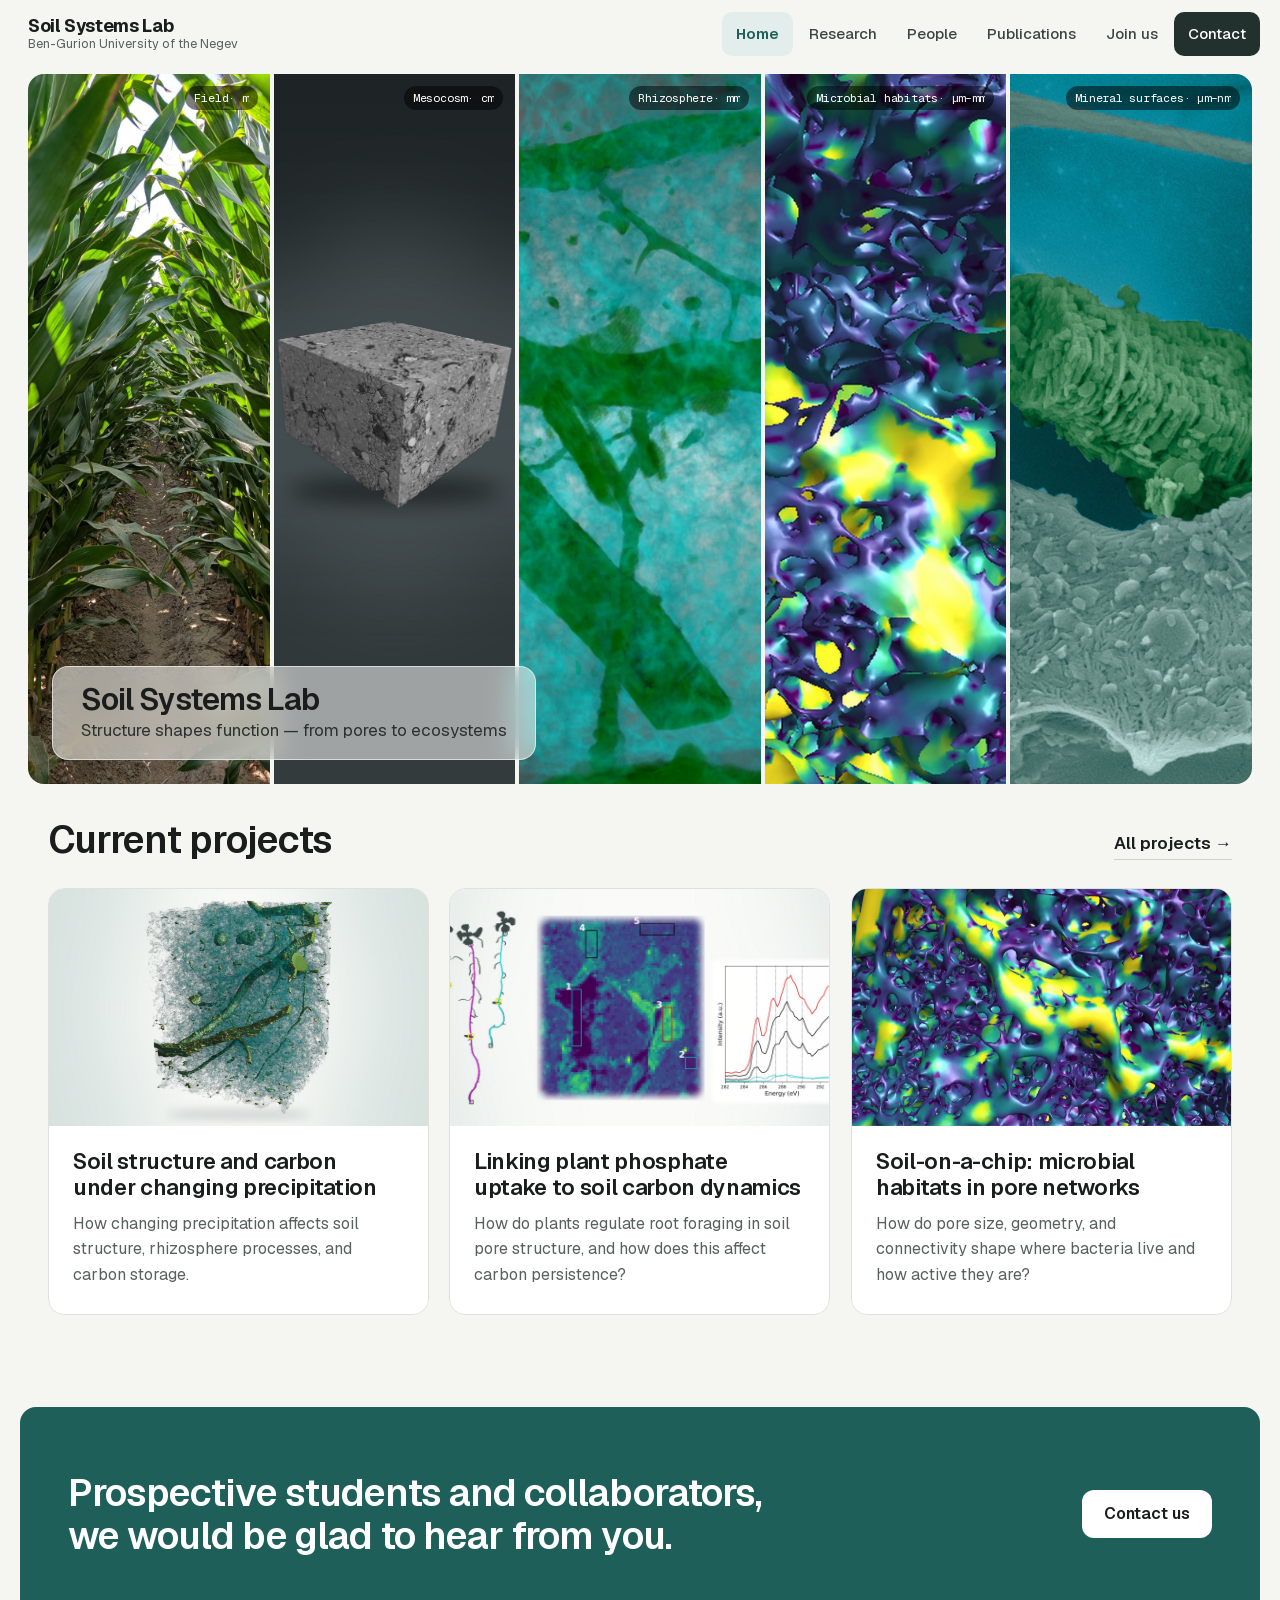
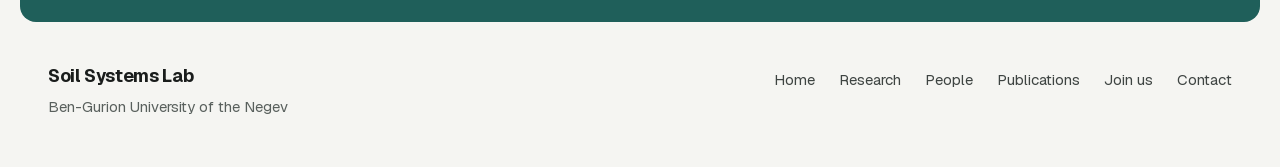
<file: index.html>
<!DOCTYPE html>
<html lang="en">
<head>
  <meta charset="utf-8">
  <meta name="viewport" content="width=device-width, initial-scale=1">
  <title>Soil Systems Lab · Ben-Gurion University of the Negev</title>
  <meta name="description" content="The Soil Systems Lab at Ben-Gurion University studies the physical, chemical, and biological processes that govern soil carbon cycling, ecosystem functions, and health.">
  <meta property="og:title" content="Soil Systems Lab · Ben-Gurion University of the Negev">
  <meta property="og:description" content="The Soil Systems Lab at Ben-Gurion University studies the physical, chemical, and biological processes that govern soil carbon cycling, ecosystem functions, and health.">
  <meta property="og:image" content="https://soilsystemslab.netlify.app/images/og-image.jpg">
  <meta property="og:image:width" content="1200">
  <meta property="og:image:height" content="630">
  <meta property="og:image:alt" content="Micro-CT render of a soil pore network, coloured by pore-wall thickness">
  <meta property="og:type" content="website">
  <meta property="og:site_name" content="Soil Systems Lab">
  <meta name="twitter:card" content="summary_large_image">
  <link rel="icon" href="assets/favicon.svg" type="image/svg+xml">
  <link rel="icon" href="assets/favicon-32.png" sizes="32x32" type="image/png">
  <link rel="apple-touch-icon" href="assets/apple-touch-icon.png">
  <link rel="preload" href="assets/fonts/geist-latin.woff2" as="font" type="font/woff2" crossorigin>
  <link rel="stylesheet" href="assets/site.css">
  <script>document.documentElement.classList.add('js')</script>
</head>
<body>
<a class="skip" href="#main">Skip to content</a>

<header class="site-header">
  <div class="wrap">
    <nav class="nav" aria-label="Main">
      <a class="nav-brand" href="index.html"><span>Soil Systems Lab</span><small>Ben-Gurion University of the Negev</small></a>
      <button class="nav-menu" type="button" aria-expanded="false" aria-controls="nav-links">Menu</button>
      <div class="nav-links" id="nav-links">
        <a href="index.html" aria-current="page">Home</a>
        <a href="research.html">Research</a>
        <a href="people.html">People</a>
        <a href="publications.html">Publications</a>
        <a href="opportunities.html">Join us</a>
        <a class="nav-cta" href="contact.html">Contact</a>
      </div>
    </nav>
  </div>
</header>

<section class="hero-stage" aria-label="Introduction">
  <div class="hero2">
    <div class="hero-panels" aria-hidden="true">
      <figure><img src="images/hero-field.jpg" alt=""><span>Field<em> · m</em></span></figure>
      <figure><img src="images/hero-mesocosm.jpg" alt=""><span>Mesocosm<em> · cm</em></span></figure>
      <figure><img src="images/hero-rhizosphere.jpg" alt=""><span>Rhizosphere<em> · mm</em></span></figure>
      <figure><img src="images/hero-microhabitats.jpg" alt=""><span>Microbial habitats<em> · µm–mm</em></span></figure>
      <figure><img src="images/hero-minerals.jpg" alt=""><span>Mineral surfaces<em> · µm–nm</em></span></figure>
    </div>
    <div class="hero-card">
      <h1 class="hero-title">Soil Systems Lab</h1>
      <p class="hero-tagline">Structure shapes function — from pores to ecosystems</p>
    </div>
  </div>
</section>

<main id="main">

  <section class="wrap" aria-labelledby="projects-title" style="padding-top: 36px; padding-bottom: 72px">
    <div class="inset stack" style="gap: 28px">
      <div class="row-between">
        <h2 class="h-md" id="projects-title">Current projects</h2>
        <a class="link-arrow" href="research.html">All projects →</a>
      </div>
      <div class="grid teaser-grid reveal">
        <a class="card project-card" href="research.html#precipitation-carbon">
          <img src="images/precipitation-roots.jpg" alt="Micro-CT render of roots and pores in soil" loading="lazy">
          <div class="card-body"><h3 class="h-sm">Soil structure and carbon under changing precipitation</h3><p>How changing precipitation affects soil structure, rhizosphere processes, and carbon storage.</p></div>
        </a>
        <a class="card project-card" href="research.html#plant-p-uptake">
          <img src="images/phosphate-carbon.jpg" alt="Arabidopsis seedlings with traced roots, a soil carbon map from X-ray spectromicroscopy, and carbon spectra" loading="lazy">
          <div class="card-body"><h3 class="h-sm">Linking plant phosphate uptake to soil carbon dynamics</h3><p>How do plants regulate root foraging in soil pore structure, and how does this affect carbon persistence?</p></div>
        </a>
        <a class="card project-card" href="research.html#soil-on-a-chip">
          <img src="images/micro-ct-thick4.jpg" alt="Micro-CT render of a soil pore network" loading="lazy">
          <div class="card-body"><h3 class="h-sm">Soil-on-a-chip: microbial habitats in pore networks</h3><p>How do pore size, geometry, and connectivity shape where bacteria live and how active they are?</p></div>
        </a>
      </div>
    </div>
  </section>

</main>

<footer class="wrap" style="padding-top: 20px">
  <div class="join reveal">
    <h2 class="h-md" style="max-width: 820px; line-height: 1.15">Prospective students and collaborators,<br>we would be glad to hear from you.</h2>
    <a class="btn btn-light" href="contact.html">Contact us</a>
  </div>
  <div class="footer">
    <div class="stack" style="gap: 4px">
      <b>Soil Systems Lab</b>
      <span>Ben-Gurion University of the Negev</span>
    </div>
    <nav class="footer-nav" aria-label="Footer">
      <a href="index.html">Home</a>
      <a href="research.html">Research</a>
      <a href="people.html">People</a>
      <a href="publications.html">Publications</a>
      <a href="opportunities.html">Join us</a>
      <a href="contact.html">Contact</a>
    </nav>
  </div>
</footer>

<script src="assets/site.js"></script>
</body>
</html>
</file>
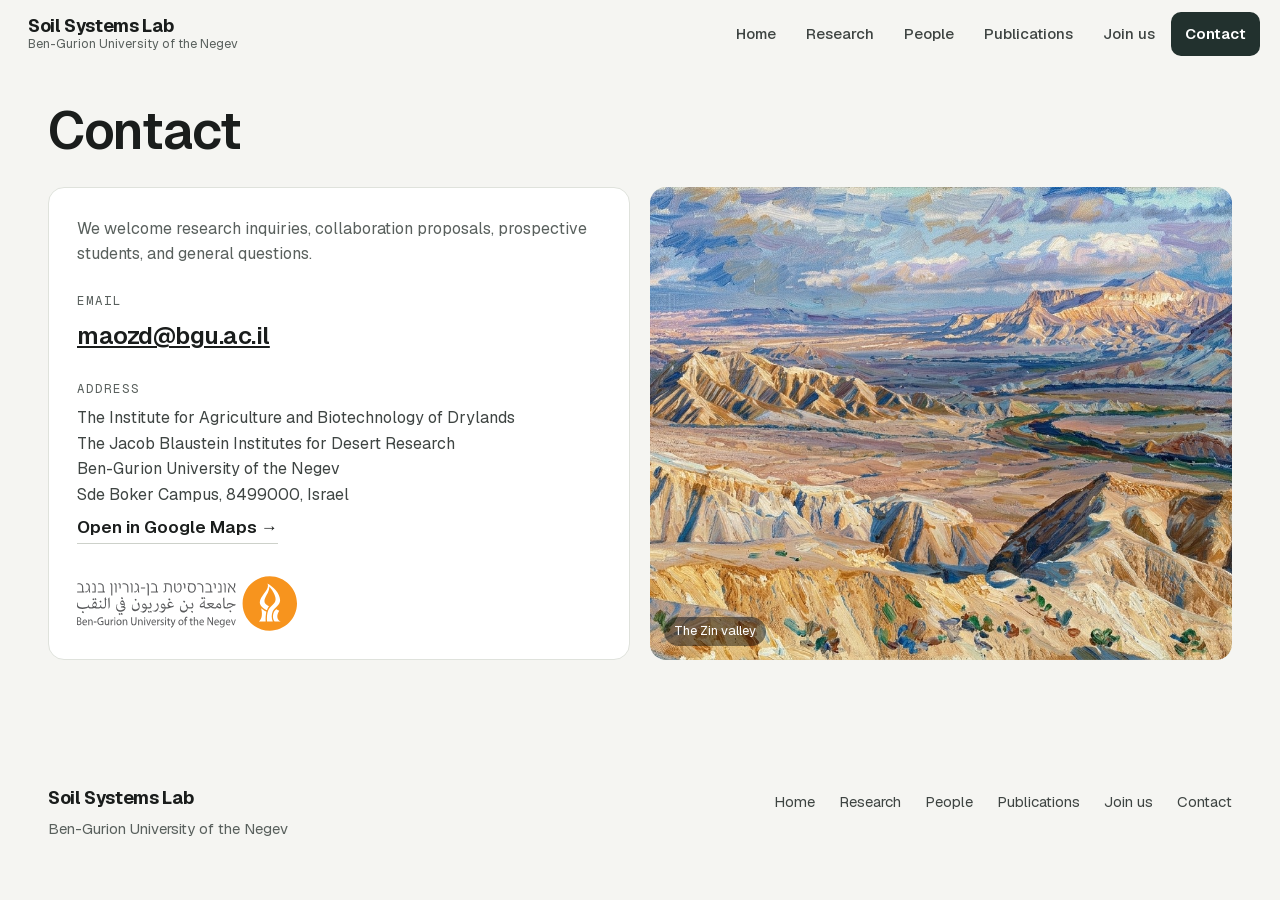
<file: contact.html>
<!DOCTYPE html>
<html lang="en">
<head>
  <meta charset="utf-8">
  <meta name="viewport" content="width=device-width, initial-scale=1">
  <title>Contact · Soil Systems Lab</title>
  <meta name="description" content="Contact the Soil Systems Lab, Sde Boker Campus, Ben-Gurion University of the Negev.">
  <meta property="og:title" content="Contact · Soil Systems Lab">
  <meta property="og:description" content="Contact the Soil Systems Lab, Sde Boker Campus, Ben-Gurion University of the Negev.">
  <meta property="og:image" content="https://soilsystemslab.netlify.app/images/og-image.jpg">
  <meta property="og:image:width" content="1200">
  <meta property="og:image:height" content="630">
  <meta property="og:image:alt" content="Micro-CT render of a soil pore network, coloured by pore-wall thickness">
  <meta property="og:type" content="website">
  <meta property="og:site_name" content="Soil Systems Lab">
  <meta name="twitter:card" content="summary_large_image">
  <link rel="icon" href="assets/favicon.svg" type="image/svg+xml">
  <link rel="icon" href="assets/favicon-32.png" sizes="32x32" type="image/png">
  <link rel="apple-touch-icon" href="assets/apple-touch-icon.png">
  <link rel="preload" href="assets/fonts/geist-latin.woff2" as="font" type="font/woff2" crossorigin>
  <link rel="stylesheet" href="assets/site.css">
  <script>document.documentElement.classList.add('js')</script>
</head>
<body>
<a class="skip" href="#main">Skip to content</a>
<header class="site-header">
  <div class="wrap">
    <nav class="nav" aria-label="Main">
      <a class="nav-brand" href="index.html"><span>Soil Systems Lab</span><small>Ben-Gurion University of the Negev</small></a>
      <button class="nav-menu" type="button" aria-expanded="false" aria-controls="nav-links">Menu</button>
      <div class="nav-links" id="nav-links">
        <a href="index.html">Home</a>
        <a href="research.html">Research</a>
        <a href="people.html">People</a>
        <a href="publications.html">Publications</a>
        <a href="opportunities.html">Join us</a>
        <a class="nav-cta" href="contact.html" aria-current="page">Contact</a>
      </div>
    </nav>
  </div>
</header>

<main id="main">
  <section class="wrap">
    <div class="inset page-head">
      <h1 class="h-lg">Contact</h1>
    </div>
  </section>

  <section class="wrap" style="padding-bottom: 64px">
    <div class="inset contact-grid">
      <div class="card-outline contact-card">
        <p class="contact-welcome">We welcome research inquiries, collaboration proposals, prospective students, and general questions.</p>
        <div class="stack" style="gap: 6px">
          <span class="kicker">Email</span>
          <a href="mailto:maozd@bgu.ac.il" style="font-size: 24px; font-weight: 600; letter-spacing: -0.02em">maozd@bgu.ac.il</a>
        </div>
        <div class="stack" style="gap: 6px">
          <span class="kicker">Address</span>
          <p style="color: var(--ink-2)">The Institute for Agriculture and Biotechnology of Drylands<br>The Jacob Blaustein Institutes for Desert Research<br>Ben-Gurion University of the Negev<br>Sde Boker Campus, 8499000, Israel</p>
          <a class="link-arrow" href="https://www.google.com/maps/search/?api=1&amp;query=30.854777,34.782959" style="align-self: flex-start">Open in Google Maps →</a>
        </div>
        <a class="contact-logo" href="https://www.bgu.ac.il/en/"><img src="assets/logos/bgu.svg" alt="Ben-Gurion University of the Negev" width="220" height="55"></a>
      </div>
      <figure class="contact-photo">
        <img src="images/zin-valley-painting.jpg" alt="Painting of the Zin valley badlands near Sde Boker" loading="lazy">
        <figcaption>The Zin valley</figcaption>
      </figure>
    </div>
  </section>
</main>

<footer class="wrap" style="padding-top: 20px">
  <div class="footer">
    <div class="stack" style="gap: 4px">
      <b>Soil Systems Lab</b>
      <span>Ben-Gurion University of the Negev</span>
    </div>
    <nav class="footer-nav" aria-label="Footer">
      <a href="index.html">Home</a>
      <a href="research.html">Research</a>
      <a href="people.html">People</a>
      <a href="publications.html">Publications</a>
      <a href="opportunities.html">Join us</a>
      <a href="contact.html">Contact</a>
    </nav>
  </div>
</footer>

<script src="assets/site.js"></script>
</body>
</html>
</file>
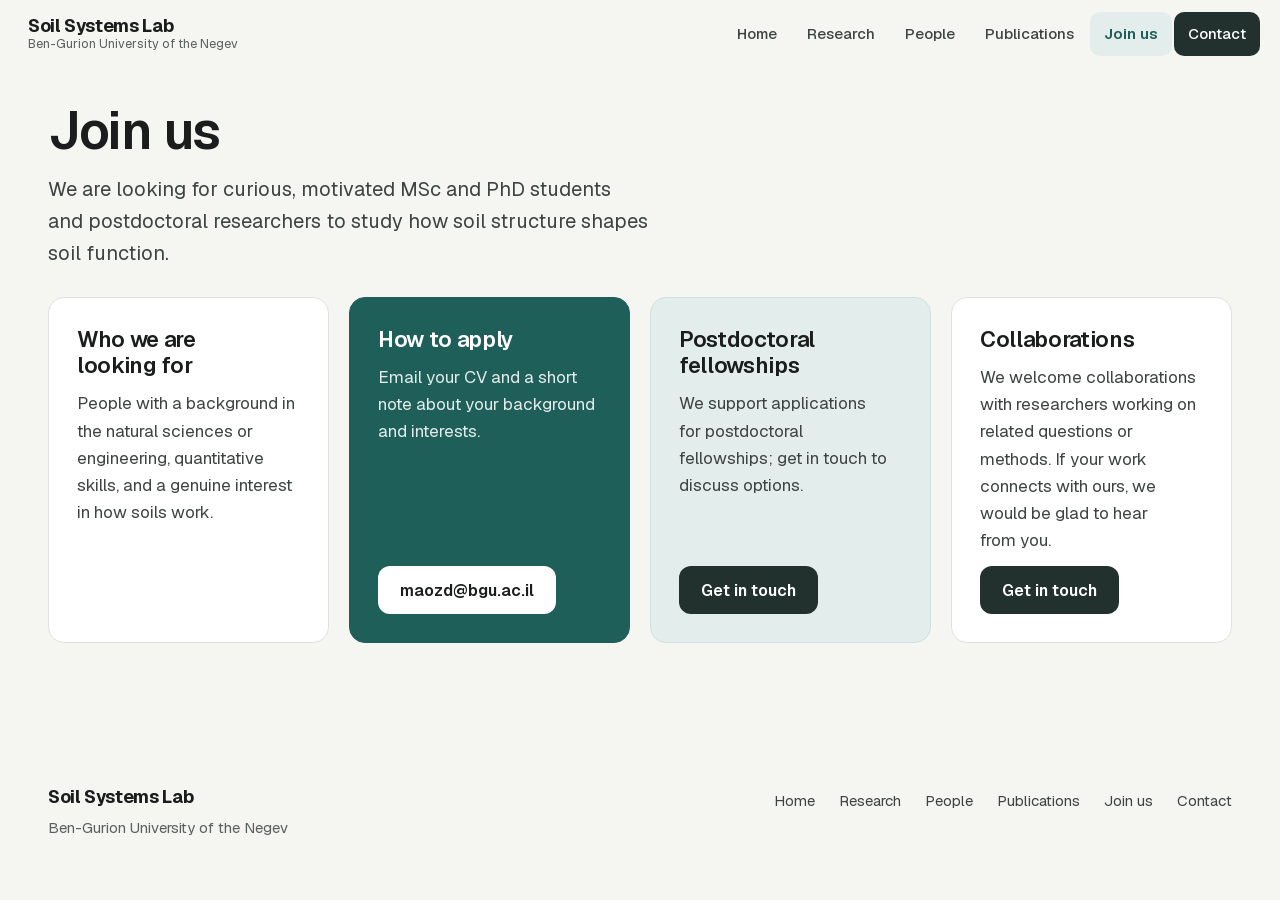
<file: opportunities.html>
<!DOCTYPE html>
<html lang="en">
<head>
  <meta charset="utf-8">
  <meta name="viewport" content="width=device-width, initial-scale=1">
  <title>Join us · Soil Systems Lab</title>
  <meta name="description" content="Join the Soil Systems Lab at Ben-Gurion University of the Negev: MSc, PhD and postdoctoral opportunities.">
  <meta property="og:title" content="Join us · Soil Systems Lab">
  <meta property="og:description" content="Join the Soil Systems Lab at Ben-Gurion University of the Negev: MSc, PhD and postdoctoral opportunities.">
  <meta property="og:image" content="https://soilsystemslab.netlify.app/images/og-image.jpg">
  <meta property="og:image:width" content="1200">
  <meta property="og:image:height" content="630">
  <meta property="og:image:alt" content="Micro-CT render of a soil pore network, coloured by pore-wall thickness">
  <meta property="og:type" content="website">
  <meta property="og:site_name" content="Soil Systems Lab">
  <meta name="twitter:card" content="summary_large_image">
  <link rel="icon" href="assets/favicon.svg" type="image/svg+xml">
  <link rel="icon" href="assets/favicon-32.png" sizes="32x32" type="image/png">
  <link rel="apple-touch-icon" href="assets/apple-touch-icon.png">
  <link rel="preload" href="assets/fonts/geist-latin.woff2" as="font" type="font/woff2" crossorigin>
  <link rel="stylesheet" href="assets/site.css">
  <script>document.documentElement.classList.add('js')</script>
</head>
<body>
<a class="skip" href="#main">Skip to content</a>
<header class="site-header">
  <div class="wrap">
    <nav class="nav" aria-label="Main">
      <a class="nav-brand" href="index.html"><span>Soil Systems Lab</span><small>Ben-Gurion University of the Negev</small></a>
      <button class="nav-menu" type="button" aria-expanded="false" aria-controls="nav-links">Menu</button>
      <div class="nav-links" id="nav-links">
        <a href="index.html">Home</a>
        <a href="research.html">Research</a>
        <a href="people.html">People</a>
        <a href="publications.html">Publications</a>
        <a href="opportunities.html" aria-current="page">Join us</a>
        <a class="nav-cta" href="contact.html">Contact</a>
      </div>
    </nav>
  </div>
</header>

<main id="main">
  <section class="wrap" id="positions">
    <div class="inset page-head join-intro">
      <h1 class="h-lg">Join us</h1>
      <p class="lead">We are looking for curious, motivated MSc and PhD students and postdoctoral researchers to study how soil structure shapes soil function.</p>
    </div>
  </section>

  <section class="wrap" style="padding-bottom: 80px">
    <div class="inset join-cards">
      <article class="join-card">
        <h2 class="h-sm">Who we are looking for</h2>
        <p>People with a background in the natural sciences or engineering, quantitative skills, and a genuine interest in how soils work.</p>
      </article>
      <article class="join-card join-card-accent" id="apply">
        <h2 class="h-sm">How to apply</h2>
        <p>Email your CV and a short note about your background and interests.</p>
        <a class="btn btn-light" href="mailto:maozd@bgu.ac.il?subject=Joining%20the%20Soil%20Systems%20Lab">maozd@bgu.ac.il</a>
      </article>
      <article class="join-card join-card-tint" id="postdocs">
        <h2 class="h-sm">Postdoctoral fellowships</h2>
        <p>We support applications for postdoctoral fellowships; get in touch to discuss options.</p>
        <a class="btn btn-dark" href="mailto:maozd@bgu.ac.il?subject=Postdoctoral%20fellowship%20enquiry">Get in touch</a>
      </article>
      <article class="join-card" id="collaborations">
        <h2 class="h-sm">Collaborations</h2>
        <p>We welcome collaborations with researchers working on related questions or methods. If your work connects with ours, we would be glad to hear from you.</p>
        <a class="btn btn-dark" href="mailto:maozd@bgu.ac.il?subject=Collaboration">Get in touch</a>
      </article>
    </div>
  </section>
</main>

<footer class="wrap" style="padding-top: 20px">
  <div class="footer">
    <div class="stack" style="gap: 4px">
      <b>Soil Systems Lab</b>
      <span>Ben-Gurion University of the Negev</span>
    </div>
    <nav class="footer-nav" aria-label="Footer">
      <a href="index.html">Home</a>
      <a href="research.html">Research</a>
      <a href="people.html">People</a>
      <a href="publications.html">Publications</a>
      <a href="opportunities.html">Join us</a>
      <a href="contact.html">Contact</a>
    </nav>
  </div>
</footer>

<script src="assets/site.js"></script>
</body>
</html>
</file>
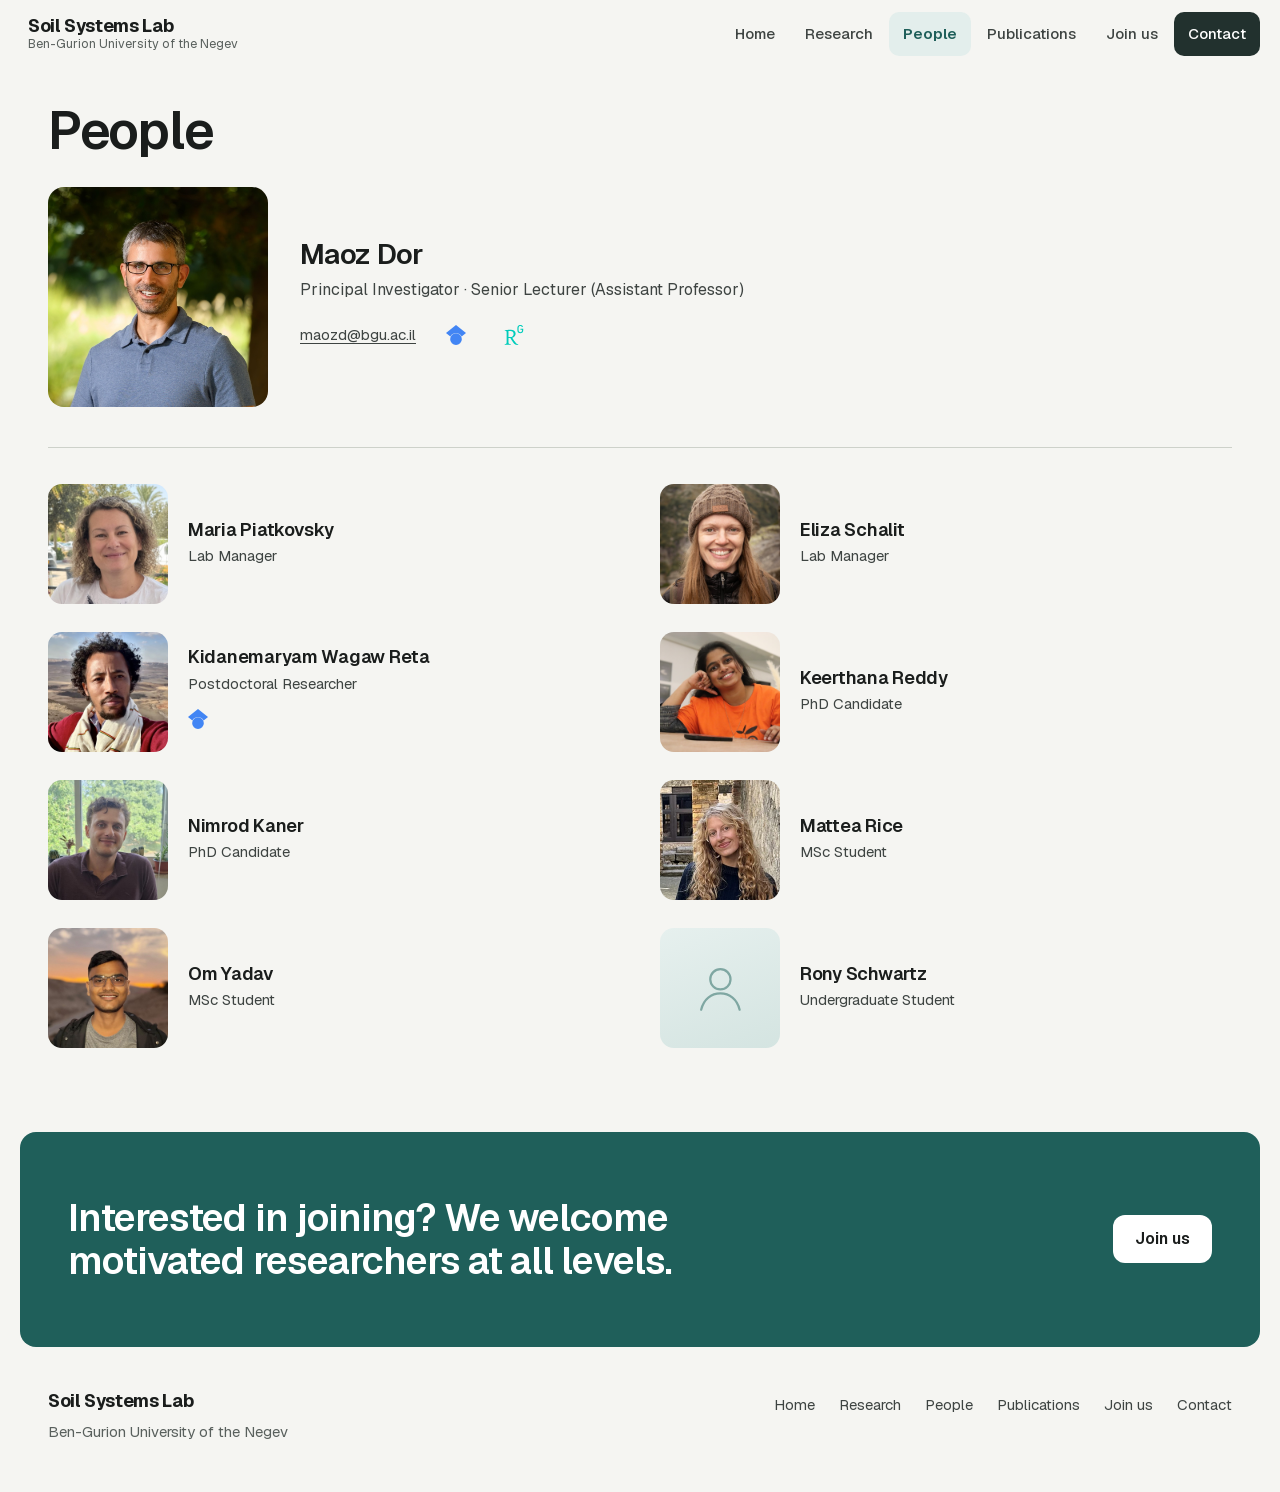
<file: people.html>
<!DOCTYPE html>
<html lang="en">
<head>
  <meta charset="utf-8">
  <meta name="viewport" content="width=device-width, initial-scale=1">
  <title>People · Soil Systems Lab</title>
  <meta name="description" content="Members of the Soil Systems Lab at Ben-Gurion University of the Negev.">
  <meta property="og:title" content="People · Soil Systems Lab">
  <meta property="og:description" content="Members of the Soil Systems Lab at Ben-Gurion University of the Negev.">
  <meta property="og:image" content="https://soilsystemslab.netlify.app/images/og-image.jpg">
  <meta property="og:image:width" content="1200">
  <meta property="og:image:height" content="630">
  <meta property="og:image:alt" content="Micro-CT render of a soil pore network, coloured by pore-wall thickness">
  <meta property="og:type" content="website">
  <meta property="og:site_name" content="Soil Systems Lab">
  <meta name="twitter:card" content="summary_large_image">
  <link rel="icon" href="assets/favicon.svg" type="image/svg+xml">
  <link rel="icon" href="assets/favicon-32.png" sizes="32x32" type="image/png">
  <link rel="apple-touch-icon" href="assets/apple-touch-icon.png">
  <link rel="preload" href="assets/fonts/geist-latin.woff2" as="font" type="font/woff2" crossorigin>
  <link rel="stylesheet" href="assets/site.css">
  <script>document.documentElement.classList.add('js')</script>
</head>
<body>
<a class="skip" href="#main">Skip to content</a>
<header class="site-header">
  <div class="wrap">
    <nav class="nav" aria-label="Main">
      <a class="nav-brand" href="index.html"><span>Soil Systems Lab</span><small>Ben-Gurion University of the Negev</small></a>
      <button class="nav-menu" type="button" aria-expanded="false" aria-controls="nav-links">Menu</button>
      <div class="nav-links" id="nav-links">
        <a href="index.html">Home</a>
        <a href="research.html">Research</a>
        <a href="people.html" aria-current="page">People</a>
        <a href="publications.html">Publications</a>
        <a href="opportunities.html">Join us</a>
        <a class="nav-cta" href="contact.html">Contact</a>
      </div>
    </nav>
  </div>
</header>

<main id="main">
  <section class="wrap">
    <div class="inset page-head">
      <h1 class="h-lg">People</h1>
    </div>
  </section>

  <section class="wrap" aria-label="Lab members" style="padding-bottom: 64px">
    <div class="inset">
      <article class="pi-row">
        <img class="pi-photo" src="images/maoz-dor.jpg" alt="Maoz Dor" loading="lazy" style="object-position: 50% 30%">
        <div class="pi-text">
          <h2>Maoz Dor</h2>
          <p class="role">Principal Investigator · Senior Lecturer (Assistant Professor)</p>
          <div class="pi-links">
            <a href="mailto:maozd@bgu.ac.il">maozd@bgu.ac.il</a>
            <a class="icon-only" href="https://scholar.google.com/citations?user=kAiViNgAAAAJ&amp;hl=en" aria-label="Google Scholar" title="Google Scholar"><img src="assets/icons/google-scholar.svg" alt=""></a>
            <a class="icon-only" href="https://www.researchgate.net/profile/Maoz-Dor" aria-label="ResearchGate" title="ResearchGate"><img src="assets/icons/researchgate.svg" alt=""></a>
          </div>
        </div>
      </article>
      <div class="member-grid">
        <article class="member">
          <img class="member-photo" src="images/maria-piatkovsky.jpg" alt="Maria Piatkovsky" loading="lazy" style="object-position: 50% 50%">
          <div class="member-text">
            <h3>Maria Piatkovsky</h3>
            <span class="role">Lab Manager</span>
          </div>
        </article>
        <article class="member">
          <img class="member-photo" src="images/eliza-schalit.jpg" alt="Eliza Schalit" loading="lazy" style="object-position: 50% 40%">
          <div class="member-text">
            <h3>Eliza Schalit</h3>
            <span class="role">Lab Manager</span>
          </div>
        </article>
        <article class="member">
          <img class="member-photo" src="images/kidanemaryam-wagaw-reta.jpg" alt="Kidanemaryam Wagaw Reta" loading="lazy" style="object-position: 50% 40%">
          <div class="member-text">
            <h3>Kidanemaryam Wagaw Reta</h3>
            <span class="role">Postdoctoral Researcher</span>
            <div class="member-links"><a class="icon-only" href="https://scholar.google.com/citations?user=0C-PTFgAAAAJ&amp;hl=en" aria-label="Kidanemaryam Wagaw Reta on Google Scholar" title="Google Scholar"><img src="assets/icons/google-scholar.svg" alt=""></a></div>
          </div>
        </article>
        <article class="member">
          <img class="member-photo" src="images/keerthana-reddy.jpg" alt="Keerthana Reddy" loading="lazy" style="object-position: 55% 25%">
          <div class="member-text">
            <h3>Keerthana Reddy</h3>
            <span class="role">PhD Candidate</span>
          </div>
        </article>
        <article class="member">
          <img class="member-photo" src="images/nimrod-kaner.jpg" alt="Nimrod Kaner" loading="lazy" style="object-position: 50% 40%">
          <div class="member-text">
            <h3>Nimrod Kaner</h3>
            <span class="role">PhD Candidate</span>
          </div>
        </article>
        <article class="member">
          <img class="member-photo" src="images/mattea-rice.jpg" alt="Mattea Rice" loading="lazy" style="object-position: 50% 40%">
          <div class="member-text">
            <h3>Mattea Rice</h3>
            <span class="role">MSc Student</span>
          </div>
        </article>
        <article class="member">
          <img class="member-photo" src="images/om-yadav.jpg" alt="Om Yadav" loading="lazy" style="object-position: 50% 40%">
          <div class="member-text">
            <h3>Om Yadav</h3>
            <span class="role">MSc Student</span>
          </div>
        </article>
        <article class="member">
          <div class="member-photo avatar" aria-hidden="true"><svg viewBox="0 0 64 64" fill="none" stroke="currentColor" stroke-width="2.2" stroke-linecap="round"><circle cx="32" cy="24" r="10"/><path d="M13 54c2.5-10.5 10-16 19-16s16.5 5.5 19 16"/></svg></div>
          <div class="member-text">
            <h3>Rony Schwartz</h3>
            <span class="role">Undergraduate Student</span>
          </div>
        </article>
      </div>
    </div>
  </section>
</main>

<footer class="wrap" style="padding-top: 20px">
  <div class="join reveal">
    <h2 class="h-md" style="max-width: 820px; line-height: 1.15">Interested in joining? We welcome motivated researchers at all levels.</h2>
    <a class="btn btn-light" href="opportunities.html">Join us</a>
  </div>
  <div class="footer">
    <div class="stack" style="gap: 4px">
      <b>Soil Systems Lab</b>
      <span>Ben-Gurion University of the Negev</span>
    </div>
    <nav class="footer-nav" aria-label="Footer">
      <a href="index.html">Home</a>
      <a href="research.html">Research</a>
      <a href="people.html">People</a>
      <a href="publications.html">Publications</a>
      <a href="opportunities.html">Join us</a>
      <a href="contact.html">Contact</a>
    </nav>
  </div>
</footer>

<script src="assets/site.js"></script>
</body>
</html>
</file>
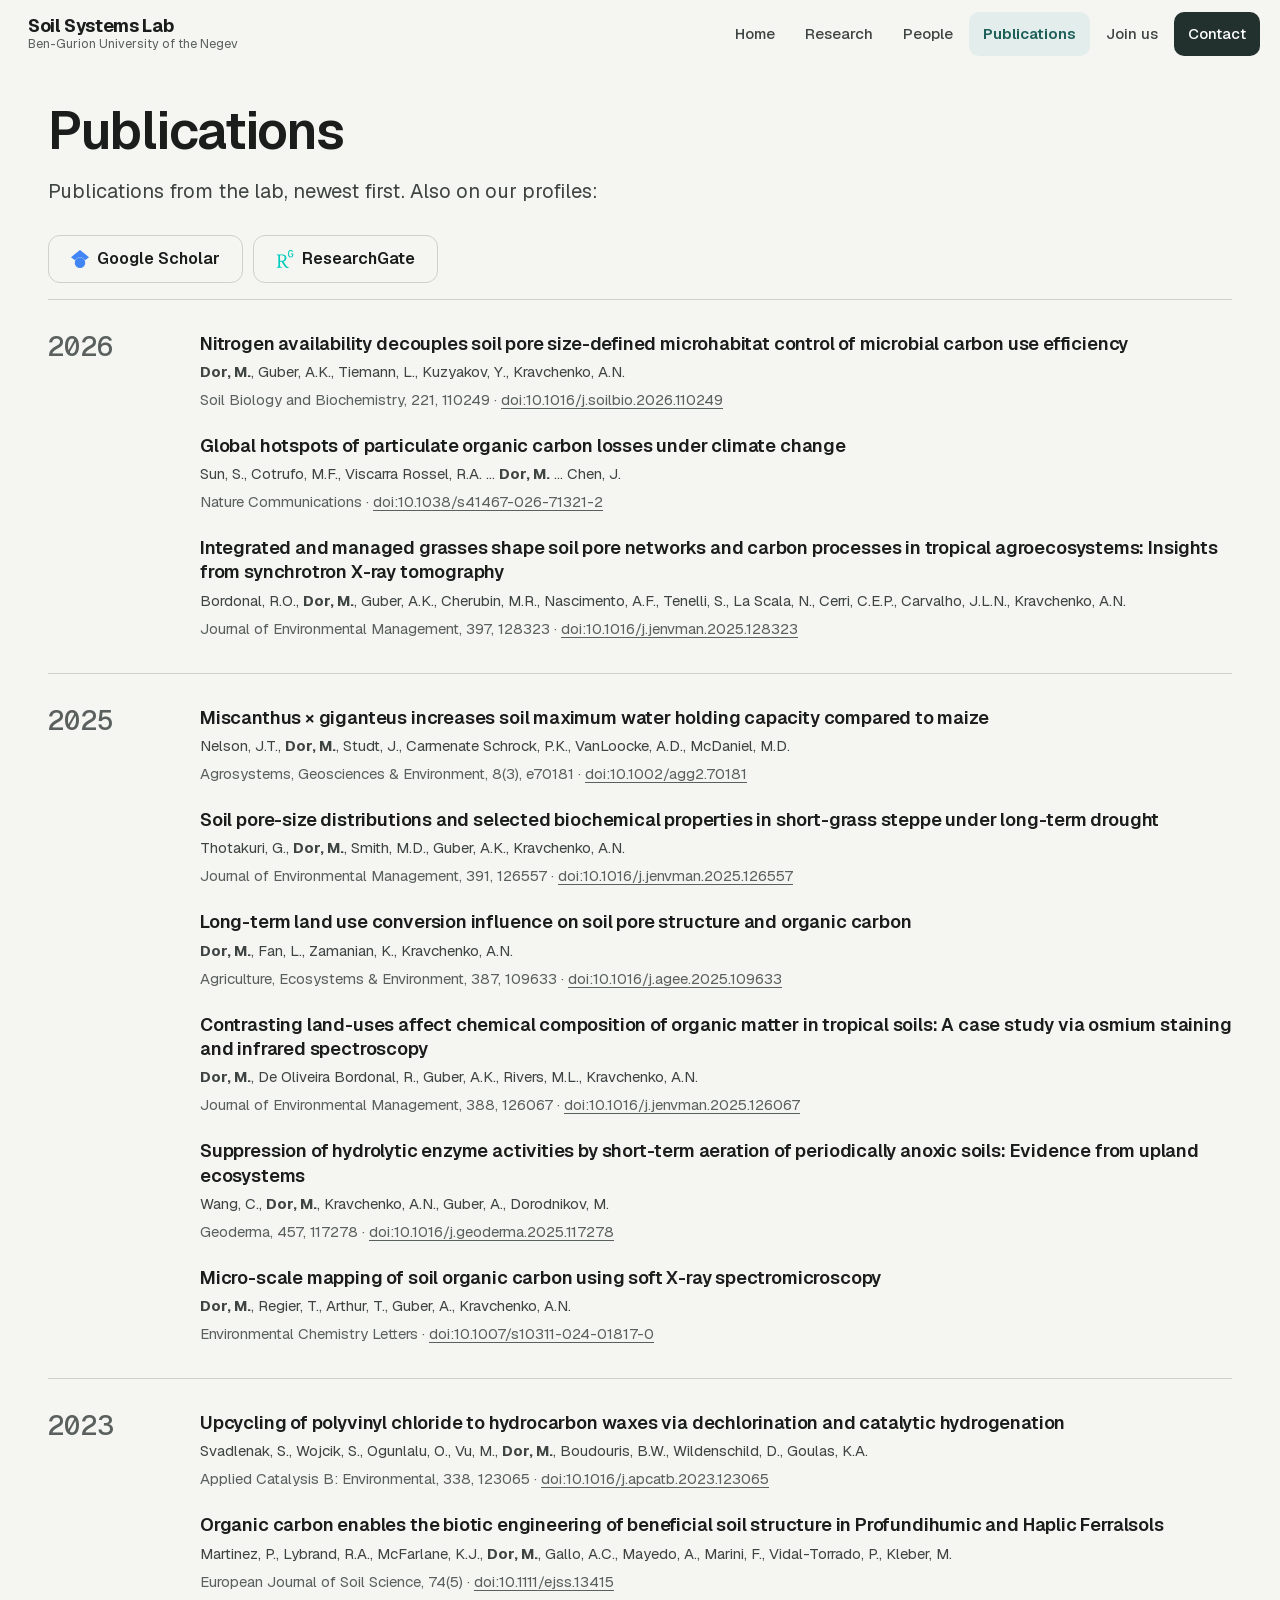
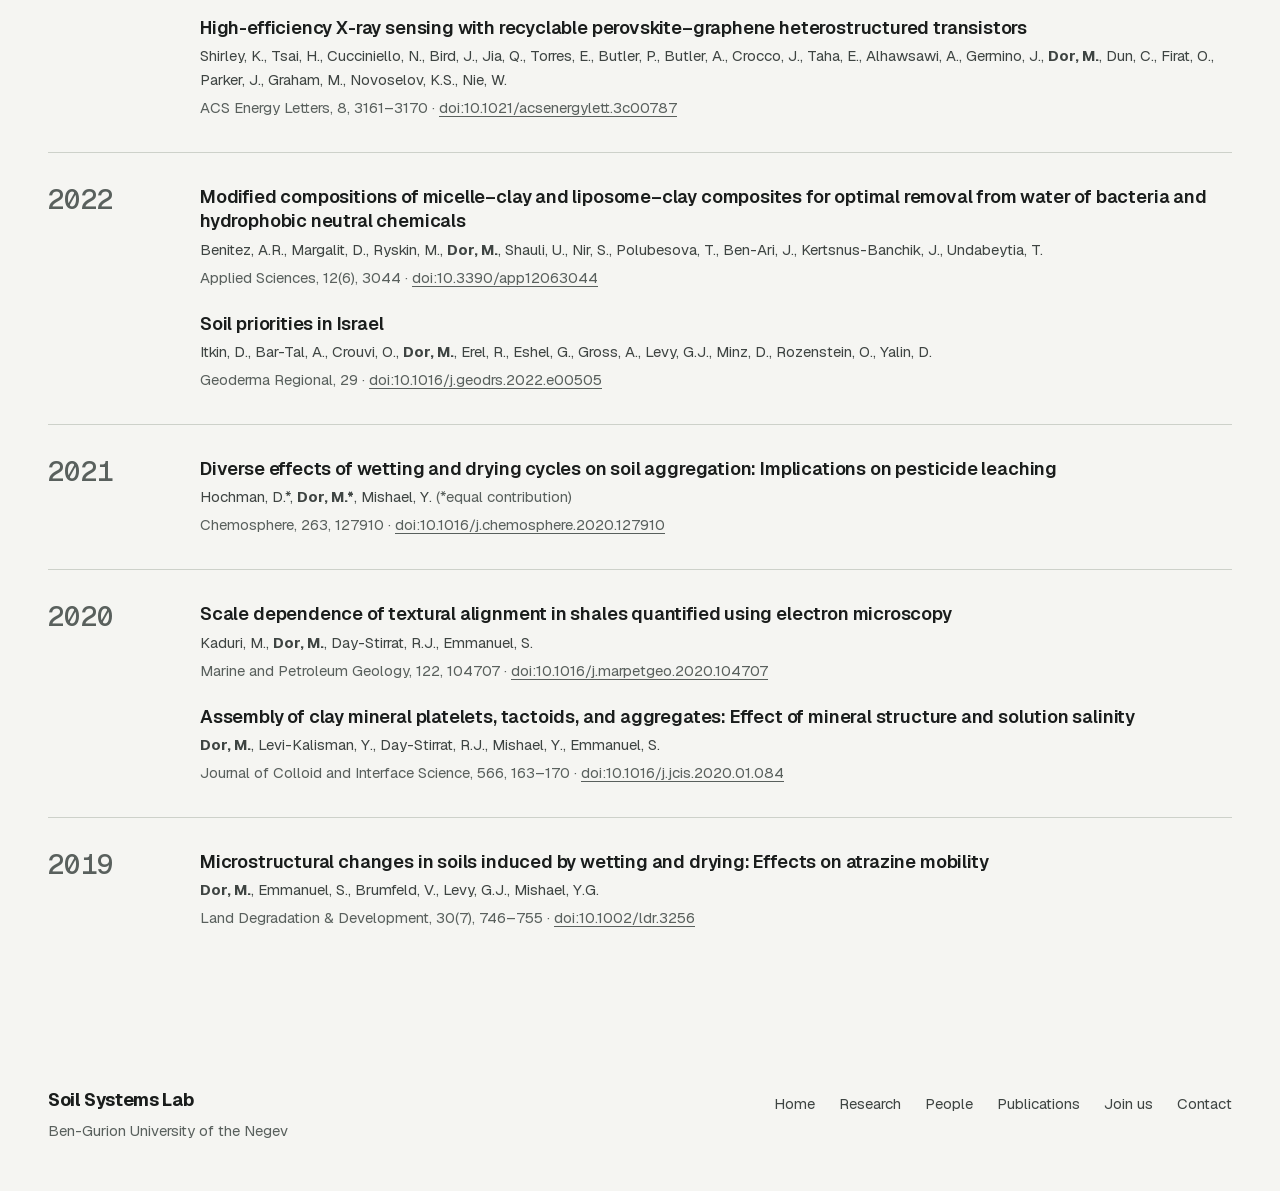
<file: publications.html>
<!DOCTYPE html>
<html lang="en">
<head>
  <meta charset="utf-8">
  <meta name="viewport" content="width=device-width, initial-scale=1">
  <title>Publications · Soil Systems Lab</title>
  <meta name="description" content="Publications of the Soil Systems Lab and Maoz Dor.">
  <meta property="og:title" content="Publications · Soil Systems Lab">
  <meta property="og:description" content="Publications of the Soil Systems Lab and Maoz Dor.">
  <meta property="og:image" content="https://soilsystemslab.netlify.app/images/og-image.jpg">
  <meta property="og:image:width" content="1200">
  <meta property="og:image:height" content="630">
  <meta property="og:image:alt" content="Micro-CT render of a soil pore network, coloured by pore-wall thickness">
  <meta property="og:type" content="website">
  <meta property="og:site_name" content="Soil Systems Lab">
  <meta name="twitter:card" content="summary_large_image">
  <link rel="icon" href="assets/favicon.svg" type="image/svg+xml">
  <link rel="icon" href="assets/favicon-32.png" sizes="32x32" type="image/png">
  <link rel="apple-touch-icon" href="assets/apple-touch-icon.png">
  <link rel="preload" href="assets/fonts/geist-latin.woff2" as="font" type="font/woff2" crossorigin>
  <link rel="stylesheet" href="assets/site.css">
  <script>document.documentElement.classList.add('js')</script>
</head>
<body>
<a class="skip" href="#main">Skip to content</a>
<header class="site-header">
  <div class="wrap">
    <nav class="nav" aria-label="Main">
      <a class="nav-brand" href="index.html"><span>Soil Systems Lab</span><small>Ben-Gurion University of the Negev</small></a>
      <button class="nav-menu" type="button" aria-expanded="false" aria-controls="nav-links">Menu</button>
      <div class="nav-links" id="nav-links">
        <a href="index.html">Home</a>
        <a href="research.html">Research</a>
        <a href="people.html">People</a>
        <a href="publications.html" aria-current="page">Publications</a>
        <a href="opportunities.html">Join us</a>
        <a class="nav-cta" href="contact.html">Contact</a>
      </div>
    </nav>
  </div>
</header>

<main id="main">
  <section class="wrap">
    <div class="inset page-head">
      <h1 class="h-lg">Publications</h1>
      <p class="lead">Publications from the lab, newest first. Also on our profiles:</p>
    </div>
    <div class="inset links" style="padding-bottom: 16px">
      <a class="btn btn-line icon-link" href="https://scholar.google.com/citations?user=kAiViNgAAAAJ&amp;hl=en"><img src="assets/icons/google-scholar.svg" alt="">Google Scholar</a>
      <a class="btn btn-line icon-link" href="https://www.researchgate.net/profile/Maoz-Dor/research"><img src="assets/icons/researchgate.svg" alt="">ResearchGate</a>
    </div>
  </section>

  <!-- New papers: the list below is written by hand; assets/site.js also reads the public ORCID record
       and adds any journal article whose DOI is not listed yet. Remove data-orcid to turn that off. -->
  <section class="wrap" aria-label="Publication list">
    <div class="inset" data-orcid="0000-0001-9037-3799" style="padding-bottom: 64px">
      <section class="pub-year" data-year="2026">
        <h2>2026</h2>
        <ol class="pub-list">
          <li data-doi="10.1016/j.soilbio.2026.110249">
            <span class="pub-title">Nitrogen availability decouples soil pore size-defined microhabitat control of microbial carbon use efficiency</span>
            <span class="pub-authors"><strong>Dor, M.</strong>, Guber, A.K., Tiemann, L., Kuzyakov, Y., Kravchenko, A.N.</span>
            <span class="pub-meta">Soil Biology and Biochemistry, 221, 110249 · <a href="https://doi.org/10.1016/j.soilbio.2026.110249">doi:10.1016/j.soilbio.2026.110249</a></span>
          </li>
          <li data-doi="10.1038/s41467-026-71321-2">
            <span class="pub-title">Global hotspots of particulate organic carbon losses under climate change</span>
            <span class="pub-authors">Sun, S., Cotrufo, M.F., Viscarra Rossel, R.A. … <strong>Dor, M.</strong> … Chen, J.</span>
            <span class="pub-meta">Nature Communications · <a href="https://doi.org/10.1038/s41467-026-71321-2">doi:10.1038/s41467-026-71321-2</a></span>
          </li>
          <li data-doi="10.1016/j.jenvman.2025.128323">
            <span class="pub-title">Integrated and managed grasses shape soil pore networks and carbon processes in tropical agroecosystems: Insights from synchrotron X-ray tomography</span>
            <span class="pub-authors">Bordonal, R.O., <strong>Dor, M.</strong>, Guber, A.K., Cherubin, M.R., Nascimento, A.F., Tenelli, S., La Scala, N., Cerri, C.E.P., Carvalho, J.L.N., Kravchenko, A.N.</span>
            <span class="pub-meta">Journal of Environmental Management, 397, 128323 · <a href="https://doi.org/10.1016/j.jenvman.2025.128323">doi:10.1016/j.jenvman.2025.128323</a></span>
          </li>
        </ol>
      </section>

      <section class="pub-year" data-year="2025">
        <h2>2025</h2>
        <ol class="pub-list">
          <li data-doi="10.1002/agg2.70181">
            <span class="pub-title">Miscanthus × giganteus increases soil maximum water holding capacity compared to maize</span>
            <span class="pub-authors">Nelson, J.T., <strong>Dor, M.</strong>, Studt, J., Carmenate Schrock, P.K., VanLoocke, A.D., McDaniel, M.D.</span>
            <span class="pub-meta">Agrosystems, Geosciences &amp; Environment, 8(3), e70181 · <a href="https://doi.org/10.1002/agg2.70181">doi:10.1002/agg2.70181</a></span>
          </li>
          <li data-doi="10.1016/j.jenvman.2025.126557">
            <span class="pub-title">Soil pore-size distributions and selected biochemical properties in short-grass steppe under long-term drought</span>
            <span class="pub-authors">Thotakuri, G., <strong>Dor, M.</strong>, Smith, M.D., Guber, A.K., Kravchenko, A.N.</span>
            <span class="pub-meta">Journal of Environmental Management, 391, 126557 · <a href="https://doi.org/10.1016/j.jenvman.2025.126557">doi:10.1016/j.jenvman.2025.126557</a></span>
          </li>
          <li data-doi="10.1016/j.agee.2025.109633">
            <span class="pub-title">Long-term land use conversion influence on soil pore structure and organic carbon</span>
            <span class="pub-authors"><strong>Dor, M.</strong>, Fan, L., Zamanian, K., Kravchenko, A.N.</span>
            <span class="pub-meta">Agriculture, Ecosystems &amp; Environment, 387, 109633 · <a href="https://doi.org/10.1016/j.agee.2025.109633">doi:10.1016/j.agee.2025.109633</a></span>
          </li>
          <li data-doi="10.1016/j.jenvman.2025.126067">
            <span class="pub-title">Contrasting land-uses affect chemical composition of organic matter in tropical soils: A case study via osmium staining and infrared spectroscopy</span>
            <span class="pub-authors"><strong>Dor, M.</strong>, De Oliveira Bordonal, R., Guber, A.K., Rivers, M.L., Kravchenko, A.N.</span>
            <span class="pub-meta">Journal of Environmental Management, 388, 126067 · <a href="https://doi.org/10.1016/j.jenvman.2025.126067">doi:10.1016/j.jenvman.2025.126067</a></span>
          </li>
          <li data-doi="10.1016/j.geoderma.2025.117278">
            <span class="pub-title">Suppression of hydrolytic enzyme activities by short-term aeration of periodically anoxic soils: Evidence from upland ecosystems</span>
            <span class="pub-authors">Wang, C., <strong>Dor, M.</strong>, Kravchenko, A.N., Guber, A., Dorodnikov, M.</span>
            <span class="pub-meta">Geoderma, 457, 117278 · <a href="https://doi.org/10.1016/j.geoderma.2025.117278">doi:10.1016/j.geoderma.2025.117278</a></span>
          </li>
          <li data-doi="10.1007/s10311-024-01817-0">
            <span class="pub-title">Micro-scale mapping of soil organic carbon using soft X-ray spectromicroscopy</span>
            <span class="pub-authors"><strong>Dor, M.</strong>, Regier, T., Arthur, T., Guber, A., Kravchenko, A.N.</span>
            <span class="pub-meta">Environmental Chemistry Letters · <a href="https://doi.org/10.1007/s10311-024-01817-0">doi:10.1007/s10311-024-01817-0</a></span>
          </li>
        </ol>
      </section>

      <section class="pub-year" data-year="2023">
        <h2>2023</h2>
        <ol class="pub-list">
          <li data-doi="10.1016/j.apcatb.2023.123065">
            <span class="pub-title">Upcycling of polyvinyl chloride to hydrocarbon waxes via dechlorination and catalytic hydrogenation</span>
            <span class="pub-authors">Svadlenak, S., Wojcik, S., Ogunlalu, O., Vu, M., <strong>Dor, M.</strong>, Boudouris, B.W., Wildenschild, D., Goulas, K.A.</span>
            <span class="pub-meta">Applied Catalysis B: Environmental, 338, 123065 · <a href="https://doi.org/10.1016/j.apcatb.2023.123065">doi:10.1016/j.apcatb.2023.123065</a></span>
          </li>
          <li data-doi="10.1111/ejss.13415">
            <span class="pub-title">Organic carbon enables the biotic engineering of beneficial soil structure in Profundihumic and Haplic Ferralsols</span>
            <span class="pub-authors">Martinez, P., Lybrand, R.A., McFarlane, K.J., <strong>Dor, M.</strong>, Gallo, A.C., Mayedo, A., Marini, F., Vidal-Torrado, P., Kleber, M.</span>
            <span class="pub-meta">European Journal of Soil Science, 74(5) · <a href="https://doi.org/10.1111/ejss.13415">doi:10.1111/ejss.13415</a></span>
          </li>
          <li data-doi="10.1021/acsenergylett.3c00787">
            <span class="pub-title">High-efficiency X-ray sensing with recyclable perovskite–graphene heterostructured transistors</span>
            <span class="pub-authors">Shirley, K., Tsai, H., Cucciniello, N., Bird, J., Jia, Q., Torres, E., Butler, P., Butler, A., Crocco, J., Taha, E., Alhawsawi, A., Germino, J., <strong>Dor, M.</strong>, Dun, C., Firat, O., Parker, J., Graham, M., Novoselov, K.S., Nie, W.</span>
            <span class="pub-meta">ACS Energy Letters, 8, 3161–3170 · <a href="https://doi.org/10.1021/acsenergylett.3c00787">doi:10.1021/acsenergylett.3c00787</a></span>
          </li>
        </ol>
      </section>

      <section class="pub-year" data-year="2022">
        <h2>2022</h2>
        <ol class="pub-list">
          <li data-doi="10.3390/app12063044">
            <span class="pub-title">Modified compositions of micelle–clay and liposome–clay composites for optimal removal from water of bacteria and hydrophobic neutral chemicals</span>
            <span class="pub-authors">Benitez, A.R., Margalit, D., Ryskin, M., <strong>Dor, M.</strong>, Shauli, U., Nir, S., Polubesova, T., Ben-Ari, J., Kertsnus-Banchik, J., Undabeytia, T.</span>
            <span class="pub-meta">Applied Sciences, 12(6), 3044 · <a href="https://doi.org/10.3390/app12063044">doi:10.3390/app12063044</a></span>
          </li>
          <li data-doi="10.1016/j.geodrs.2022.e00505">
            <span class="pub-title">Soil priorities in Israel</span>
            <span class="pub-authors">Itkin, D., Bar-Tal, A., Crouvi, O., <strong>Dor, M.</strong>, Erel, R., Eshel, G., Gross, A., Levy, G.J., Minz, D., Rozenstein, O., Yalin, D.</span>
            <span class="pub-meta">Geoderma Regional, 29 · <a href="https://doi.org/10.1016/j.geodrs.2022.e00505">doi:10.1016/j.geodrs.2022.e00505</a></span>
          </li>
        </ol>
      </section>

      <section class="pub-year" data-year="2021">
        <h2>2021</h2>
        <ol class="pub-list">
          <li data-doi="10.1016/j.chemosphere.2020.127910">
            <span class="pub-title">Diverse effects of wetting and drying cycles on soil aggregation: Implications on pesticide leaching</span>
            <span class="pub-authors">Hochman, D.*, <strong>Dor, M.*</strong>, Mishael, Y. <span style="color: var(--muted)">(*equal contribution)</span></span>
            <span class="pub-meta">Chemosphere, 263, 127910 · <a href="https://doi.org/10.1016/j.chemosphere.2020.127910">doi:10.1016/j.chemosphere.2020.127910</a></span>
          </li>
        </ol>
      </section>

      <section class="pub-year" data-year="2020">
        <h2>2020</h2>
        <ol class="pub-list">
          <li data-doi="10.1016/j.marpetgeo.2020.104707">
            <span class="pub-title">Scale dependence of textural alignment in shales quantified using electron microscopy</span>
            <span class="pub-authors">Kaduri, M., <strong>Dor, M.</strong>, Day-Stirrat, R.J., Emmanuel, S.</span>
            <span class="pub-meta">Marine and Petroleum Geology, 122, 104707 · <a href="https://doi.org/10.1016/j.marpetgeo.2020.104707">doi:10.1016/j.marpetgeo.2020.104707</a></span>
          </li>
          <li data-doi="10.1016/j.jcis.2020.01.084">
            <span class="pub-title">Assembly of clay mineral platelets, tactoids, and aggregates: Effect of mineral structure and solution salinity</span>
            <span class="pub-authors"><strong>Dor, M.</strong>, Levi-Kalisman, Y., Day-Stirrat, R.J., Mishael, Y., Emmanuel, S.</span>
            <span class="pub-meta">Journal of Colloid and Interface Science, 566, 163–170 · <a href="https://doi.org/10.1016/j.jcis.2020.01.084">doi:10.1016/j.jcis.2020.01.084</a></span>
          </li>
        </ol>
      </section>

      <section class="pub-year" data-year="2019">
        <h2>2019</h2>
        <ol class="pub-list">
          <li data-doi="10.1002/ldr.3256">
            <span class="pub-title">Microstructural changes in soils induced by wetting and drying: Effects on atrazine mobility</span>
            <span class="pub-authors"><strong>Dor, M.</strong>, Emmanuel, S., Brumfeld, V., Levy, G.J., Mishael, Y.G.</span>
            <span class="pub-meta">Land Degradation &amp; Development, 30(7), 746–755 · <a href="https://doi.org/10.1002/ldr.3256">doi:10.1002/ldr.3256</a></span>
          </li>
        </ol>
      </section>

    </div>
  </section>
</main>

<footer class="wrap" style="padding-top: 20px">
  <div class="footer">
    <div class="stack" style="gap: 4px">
      <b>Soil Systems Lab</b>
      <span>Ben-Gurion University of the Negev</span>
    </div>
    <nav class="footer-nav" aria-label="Footer">
      <a href="index.html">Home</a>
      <a href="research.html">Research</a>
      <a href="people.html">People</a>
      <a href="publications.html">Publications</a>
      <a href="opportunities.html">Join us</a>
      <a href="contact.html">Contact</a>
    </nav>
  </div>
</footer>

<script src="assets/site.js"></script>
</body>
</html>
</file>
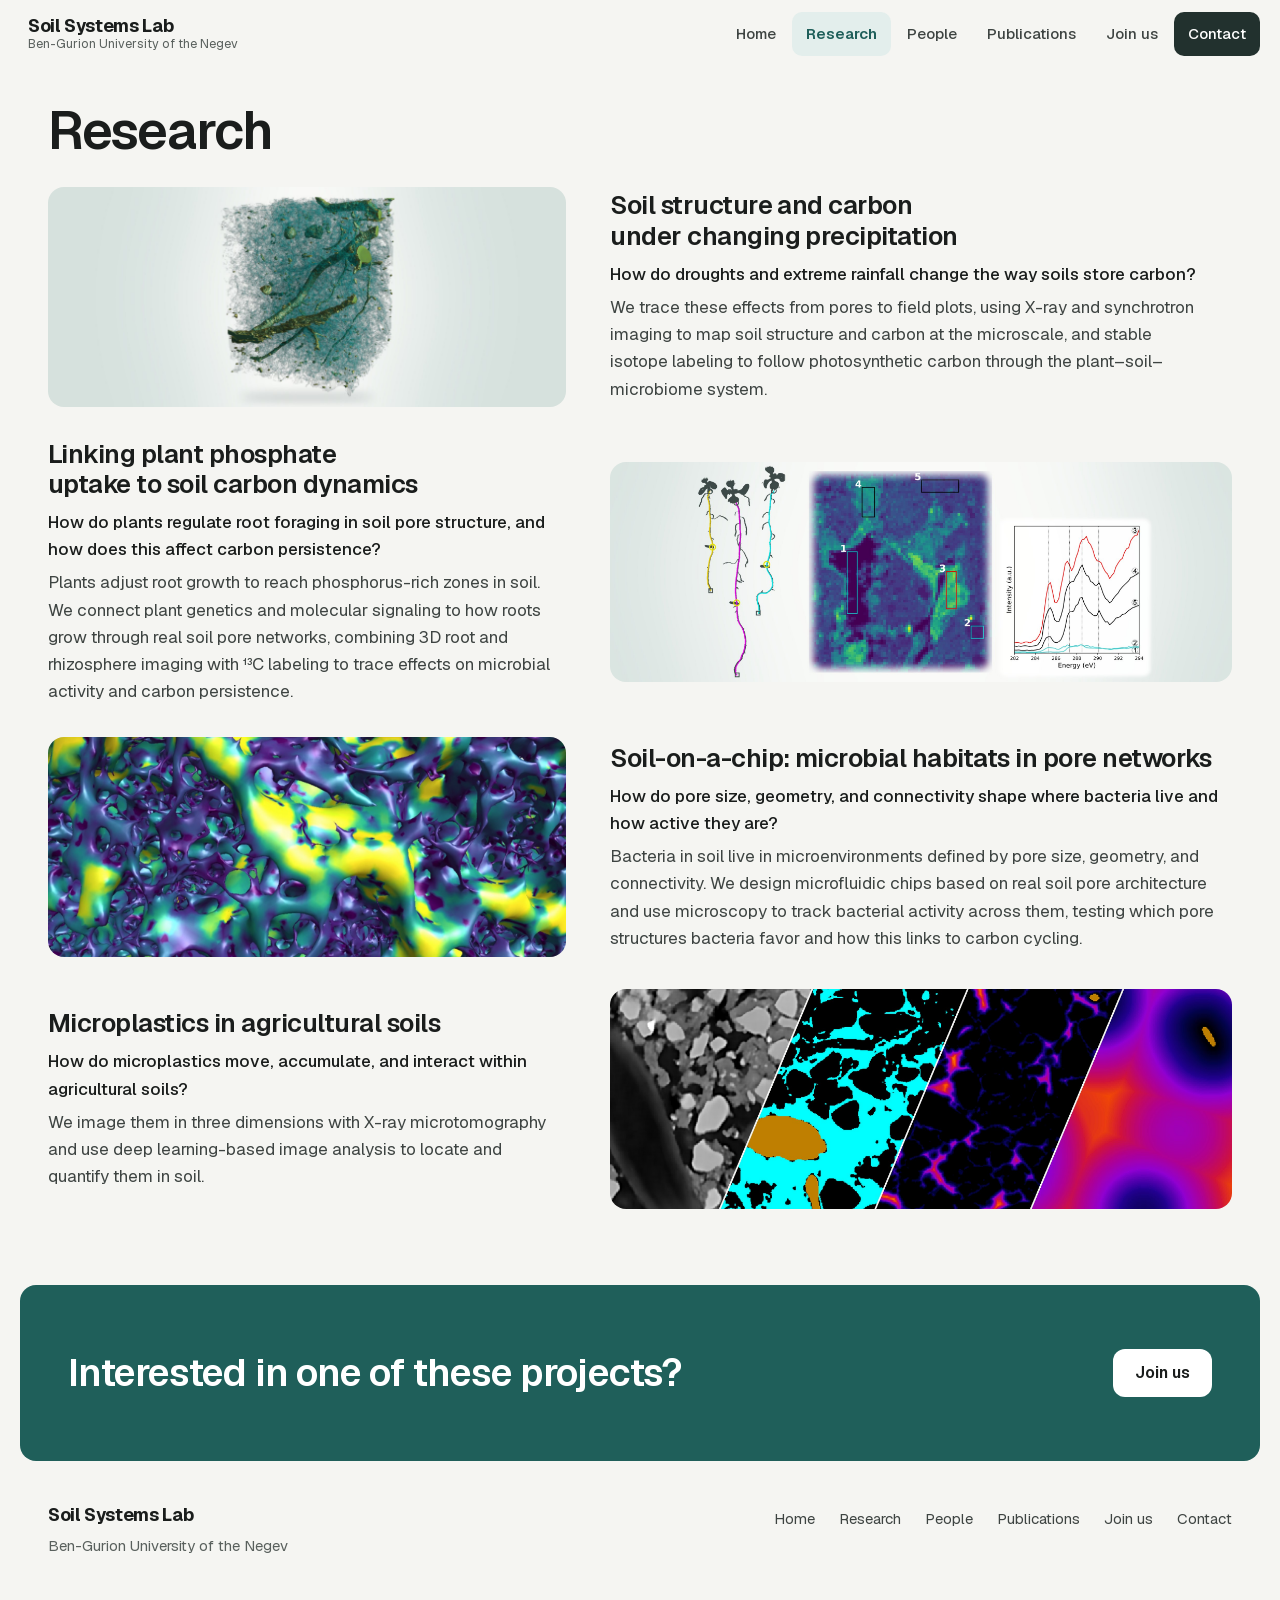
<file: research.html>
<!DOCTYPE html>
<html lang="en">
<head>
  <meta charset="utf-8">
  <meta name="viewport" content="width=device-width, initial-scale=1">
  <title>Research · Soil Systems Lab</title>
  <meta name="description" content="Current research projects of the Soil Systems Lab: soil pore networks, carbon dynamics, microplastics, and plant–soil–microbiome systems.">
  <meta property="og:title" content="Research · Soil Systems Lab">
  <meta property="og:description" content="Current research projects of the Soil Systems Lab: soil pore networks, carbon dynamics, microplastics, and plant–soil–microbiome systems.">
  <meta property="og:image" content="https://soilsystemslab.netlify.app/images/og-image.jpg">
  <meta property="og:image:width" content="1200">
  <meta property="og:image:height" content="630">
  <meta property="og:image:alt" content="Micro-CT render of a soil pore network, coloured by pore-wall thickness">
  <meta property="og:type" content="website">
  <meta property="og:site_name" content="Soil Systems Lab">
  <meta name="twitter:card" content="summary_large_image">
  <link rel="icon" href="assets/favicon.svg" type="image/svg+xml">
  <link rel="icon" href="assets/favicon-32.png" sizes="32x32" type="image/png">
  <link rel="apple-touch-icon" href="assets/apple-touch-icon.png">
  <link rel="preload" href="assets/fonts/geist-latin.woff2" as="font" type="font/woff2" crossorigin>
  <link rel="stylesheet" href="assets/site.css">
  <script>document.documentElement.classList.add('js')</script>
</head>
<body>
<a class="skip" href="#main">Skip to content</a>
<header class="site-header">
  <div class="wrap">
    <nav class="nav" aria-label="Main">
      <a class="nav-brand" href="index.html"><span>Soil Systems Lab</span><small>Ben-Gurion University of the Negev</small></a>
      <button class="nav-menu" type="button" aria-expanded="false" aria-controls="nav-links">Menu</button>
      <div class="nav-links" id="nav-links">
        <a href="index.html">Home</a>
        <a href="research.html" aria-current="page">Research</a>
        <a href="people.html">People</a>
        <a href="publications.html">Publications</a>
        <a href="opportunities.html">Join us</a>
        <a class="nav-cta" href="contact.html">Contact</a>
      </div>
    </nav>
  </div>
</header>

<main id="main">
  <section class="wrap">
    <div class="inset page-head">
      <h1 class="h-lg">Research</h1>
    </div>
  </section>

  <section class="wrap" aria-label="Research projects" style="padding-bottom: 56px">
    <div class="inset">
      <div class="project-list">
      <article class="project-row reveal" id="precipitation-carbon">
        <div class="project-media"><img src="images/precipitation-roots.jpg" alt="Micro-CT render of roots and pores in soil" loading="lazy"></div>
        <div class="project-text">
          <h2>Soil structure and carbon under changing precipitation</h2>
          <p><span class="summary-q">How do droughts and extreme rainfall change the way soils store carbon?</span> We trace these effects from pores to field plots, using X-ray and synchrotron imaging to map soil structure and carbon at the microscale, and stable isotope labeling to follow photosynthetic carbon through the plant–soil–microbiome system.</p>
        </div>
      </article>
      <article class="project-row reveal" id="plant-p-uptake">
        <div class="project-media"><img src="images/phosphate-carbon.jpg" alt="Arabidopsis seedlings with traced roots, a soil carbon map from X-ray spectromicroscopy, and carbon spectra" loading="lazy"></div>
        <div class="project-text">
          <h2>Linking plant phosphate uptake to soil carbon dynamics</h2>
          <p><span class="summary-q">How do plants regulate root foraging in soil pore structure, and how does this affect carbon persistence?</span> Plants adjust root growth to reach phosphorus-rich zones in soil. We connect plant genetics and molecular signaling to how roots grow through real soil pore networks, combining 3D root and rhizosphere imaging with ¹³C labeling to trace effects on microbial activity and carbon persistence.</p>
        </div>
      </article>
      <article class="project-row reveal" id="soil-on-a-chip">
        <div class="project-media"><img src="images/micro-ct-thick4.jpg" alt="Micro-CT render of a soil pore network" loading="lazy"></div>
        <div class="project-text">
          <h2>Soil-on-a-chip: microbial habitats in pore networks</h2>
          <p><span class="summary-q">How do pore size, geometry, and connectivity shape where bacteria live and how active they are?</span> Bacteria in soil live in microenvironments defined by pore size, geometry, and connectivity. We design microfluidic chips based on real soil pore architecture and use microscopy to track bacterial activity across them, testing which pore structures bacteria favor and how this links to carbon cycling.</p>
        </div>
      </article>
      <article class="project-row reveal" id="microplastics">
        <div class="project-media"><img src="images/microplastics-ct.jpg" alt="Micro-CT slice of soil shown in four image-processing stages" loading="lazy"></div>
        <div class="project-text">
          <h2>Microplastics in agricultural soils</h2>
          <p><span class="summary-q">How do microplastics move, accumulate, and interact within agricultural soils?</span> We image them in three dimensions with X-ray microtomography and use deep learning-based image analysis to locate and quantify them in soil.</p>
        </div>
      </article>
      </div>
    </div>
  </section>
</main>

<footer class="wrap" style="padding-top: 20px">
  <div class="join reveal">
    <h2 class="h-md" style="max-width: 820px; line-height: 1.15">Interested in one of these projects?</h2>
    <a class="btn btn-light" href="opportunities.html">Join us</a>
  </div>
  <div class="footer">
    <div class="stack" style="gap: 4px">
      <b>Soil Systems Lab</b>
      <span>Ben-Gurion University of the Negev</span>
    </div>
    <nav class="footer-nav" aria-label="Footer">
      <a href="index.html">Home</a>
      <a href="research.html">Research</a>
      <a href="people.html">People</a>
      <a href="publications.html">Publications</a>
      <a href="opportunities.html">Join us</a>
      <a href="contact.html">Contact</a>
    </nav>
  </div>
</footer>

<script src="assets/site.js"></script>
</body>
</html>
</file>
<file: assets/site.css>
/* Soil Systems Lab — shared styles. Plain CSS, no build step. */

/* Fonts are served from the site itself (no requests to Google). Geist and Geist Mono are variable
   fonts under the SIL Open Font License (assets/fonts/OFL.txt); one file covers all weights. */
@font-face {
  font-family: 'Geist'; font-style: normal; font-weight: 100 900; font-display: swap;
  src: url(fonts/geist-latin.woff2) format('woff2');
  unicode-range: U+0000-00FF, U+0131, U+0152-0153, U+02BB-02BC, U+02C6, U+02DA, U+02DC, U+0304, U+0308, U+0329, U+2000-206F, U+20AC, U+2122, U+2191, U+2193, U+2212, U+2215, U+FEFF, U+FFFD;
}
@font-face {
  font-family: 'Geist'; font-style: normal; font-weight: 100 900; font-display: swap;
  src: url(fonts/geist-latin-ext.woff2) format('woff2');
  unicode-range: U+0100-02BA, U+02BD-02C5, U+02C7-02CC, U+02CE-02D7, U+02DD-02FF, U+0304, U+0308, U+0329, U+1D00-1DBF, U+1E00-1E9F, U+1EF2-1EFF, U+2020, U+20A0-20AB, U+20AD-20C4, U+2113, U+2C60-2C7F, U+A720-A7FF;
}
@font-face {
  font-family: 'Geist Mono'; font-style: normal; font-weight: 100 900; font-display: swap;
  src: url(fonts/geist-mono-latin.woff2) format('woff2');
  unicode-range: U+0000-00FF, U+0131, U+0152-0153, U+02BB-02BC, U+02C6, U+02DA, U+02DC, U+0304, U+0308, U+0329, U+2000-206F, U+20AC, U+2122, U+2191, U+2193, U+2212, U+2215, U+FEFF, U+FFFD;
}
@font-face {
  font-family: 'Geist Mono'; font-style: normal; font-weight: 100 900; font-display: swap;
  src: url(fonts/geist-mono-latin-ext.woff2) format('woff2');
  unicode-range: U+0100-02BA, U+02BD-02C5, U+02C7-02CC, U+02CE-02D7, U+02DD-02FF, U+0304, U+0308, U+0329, U+1D00-1DBF, U+1E00-1E9F, U+1EF2-1EFF, U+2020, U+20A0-20AB, U+20AD-20C4, U+2113, U+2C60-2C7F, U+A720-A7FF;
}

:root {
  --paper: #f5f5f2;
  --paper-2: #e8eae5;
  --card: #ffffff;
  --ink: #1a1d1c;
  --ink-2: #3e4442;
  --muted: #59605d;
  --line: #dfe2dc;
  --line-2: #cdd1ca;
  /* one accent, taken from the lab's micrographs (highlights, banners, hover) */
  --accent: #1f5f5a;
  /* buttons: a near-black with a hint of the teal, so actions stay neutral */
  --action: #22312e;
  --teal: #1f5f5a;
  --teal-bg: #e3eeec;

  --radius: 16px;
  --radius-sm: 12px;
  --wrap: 1320px;
  --sans: 'Geist', 'Helvetica Neue', Arial, sans-serif;
  --mono: 'Geist Mono', ui-monospace, 'SF Mono', Menlo, monospace;
}

*, *::before, *::after { box-sizing: border-box; }
html { -webkit-text-size-adjust: 100%; scroll-behavior: smooth; }
body {
  margin: 0;
  background: var(--paper);
  color: var(--ink);
  font-family: var(--sans);
  font-size: 17px;
  line-height: 1.6;
  -webkit-font-smoothing: antialiased;
}
img { max-width: 100%; display: block; }
a { color: inherit; }
h1, h2, h3 { margin: 0; font-weight: 600; letter-spacing: -0.025em; line-height: 1.05; text-wrap: balance; }
p { margin: 0; text-wrap: pretty; }
:focus-visible { outline: 2px solid var(--accent); outline-offset: 3px; border-radius: 4px; }
[id] { scroll-margin-top: 96px; }
.skip { position: absolute; left: -9999px; top: 8px; z-index: 10; padding: 10px 16px; border-radius: 10px; background: var(--ink); color: var(--paper); }
.skip:focus { left: 16px; }

.wrap { max-width: var(--wrap); margin: 0 auto; padding: 0 20px; }
.inset { padding: 0 28px; }
@media (max-width: 640px) {
  .inset { padding: 0 4px; }
  .panel .inset { padding: 0 20px; }
}
.mono { font-family: var(--mono); font-size: 12.5px; letter-spacing: 0.02em; }
.kicker { font-family: var(--mono); font-size: 12.5px; letter-spacing: 0.08em; text-transform: uppercase; color: var(--muted); }
.lead { font-size: 20px; color: var(--ink-2); max-width: 680px; }
.section { padding-top: 96px; padding-bottom: 96px; }
.section-sm { padding-top: 56px; padding-bottom: 56px; }
.stack { display: flex; flex-direction: column; gap: 20px; }
.row-between { display: flex; flex-wrap: wrap; justify-content: space-between; align-items: end; gap: 20px; }
.grid { display: grid; gap: 20px; grid-template-columns: repeat(auto-fit, minmax(min(var(--min, 280px), 100%), 1fr)); }
.h-hero { font-size: clamp(40px, 5.2vw, 68px); line-height: 1; letter-spacing: -0.035em; }
.h-xl { font-size: clamp(48px, 7vw, 92px); line-height: 0.98; letter-spacing: -0.04em; }
.h-lg { font-size: clamp(36px, 4.4vw, 52px); }
.h-md { font-size: clamp(28px, 3vw, 38px); }
.h-sm { font-size: 22px; letter-spacing: -0.015em; line-height: 1.2; }

/* ---------- navigation ---------- */
.nav {
  position: relative; z-index: 2;
  display: flex; flex-wrap: wrap; align-items: center; justify-content: space-between; gap: 8px 24px;
  padding: 10px 10px 10px 22px;
  background: rgba(245, 245, 242, 0.95);
  border: 1px solid var(--line);
  border-radius: 14px;
}
.nav-brand { text-decoration: none; display: flex; flex-direction: column; line-height: 1.15; }
.nav-brand span { font-weight: 700; font-size: 18px; letter-spacing: -0.02em; }
.nav-brand small { font-size: 12.5px; font-weight: 400; color: var(--muted); letter-spacing: 0; }
.nav-links { display: flex; flex-wrap: wrap; gap: 2px; font-size: 15px; font-weight: 500; }
.nav-links a { text-decoration: none; padding: 10px 14px; border-radius: 10px; color: var(--ink-2); }
.nav-links a { transition: background-color .15s ease, color .15s ease, box-shadow .15s ease; }
.nav-links a:hover { background: rgba(31, 95, 90, 0.08); color: var(--teal); }
.nav-links a[aria-current="page"] { color: var(--teal); background: var(--teal-bg); font-weight: 600; }
.nav-links a.nav-cta { background: var(--action); color: #fff; }
.nav-links a.nav-cta:hover { background: var(--accent); color: #fff; }
.nav-menu { display: none; }

@media (max-width: 940px) {
  .nav { padding: 8px 8px 8px 18px; }
  .nav-links { display: none; width: 100%; flex-direction: column; padding: 6px 0 4px; }
  .nav-menu {
    display: inline-flex; align-items: center; gap: 8px;
    min-height: 44px; padding: 0 14px; border: 0; border-radius: 10px;
    background: var(--paper-2); color: var(--ink); font: inherit; font-size: 15px; font-weight: 500; cursor: pointer;
  }
  .nav.open .nav-links { display: flex; }
  .nav-links a { padding: 12px 10px; }
}


/* ---------- buttons ---------- */
.btn {
  display: inline-flex; align-items: center; gap: 10px;
  min-height: 48px; padding: 0 22px; border-radius: var(--radius-sm);
  text-decoration: none; font-weight: 600; font-size: 16px;
  transition: background-color .15s ease, border-color .15s ease;
}
.btn-dark { background: var(--action); color: #fff; }
.btn-dark:hover { background: var(--accent); }
.btn-light { background: #fff; color: var(--ink); }
.btn-line { border: 1px solid var(--line-2); color: var(--ink); background: transparent; }
.btn-line:hover { border-color: var(--ink); }
.btn svg { width: 16px; height: 16px; }
.link-arrow { font-weight: 600; text-decoration: none; border-bottom: 1px solid var(--line-2); padding-bottom: 2px; }
.link-arrow:hover { border-color: var(--ink); }

/* ---------- sticky site header ---------- */
.site-header {
  position: sticky; top: 0; z-index: 20;
  padding: 10px 0;
  background: rgba(245, 245, 242, 0.88);
  -webkit-backdrop-filter: saturate(1.4) blur(10px); backdrop-filter: saturate(1.4) blur(10px);
  transition: box-shadow .2s ease;
}
.site-header.scrolled { box-shadow: 0 1px 0 var(--line), 0 6px 18px rgba(20, 24, 22, 0.05); }
.site-header .nav { background: transparent; border: 0; padding: 2px 0 2px 8px; }

/* ---------- home hero: five image panels + title card ---------- */
.hero-stage { padding-top: 6px; }
.hero2 {
  --p: 0;
  --w0: calc(100% - 56px);            /* landing: nearly full width with slim margins; scrolling removes them */
  position: relative; overflow: hidden; background: var(--paper);
  width: calc(var(--w0) + (100% - var(--w0)) * var(--p));
  margin: 0 auto;
  border-radius: calc(var(--radius) * (1 - var(--p)));
  transition: width .35s cubic-bezier(.25, .8, .25, 1), border-radius .35s ease;
  /* leave room for the next heading to peek in at the bottom of the first screen */
  height: max(420px, calc(100vh - 190px)); height: max(420px, calc(100svh - 190px));
}
.hero-panels { position: absolute; inset: 0; display: flex; gap: 4px; }
.hero-panels figure { flex: 1 1 0; min-width: 0; margin: 0; position: relative; overflow: hidden; background: #1a1d1c; }
.hero-panels img { width: 100%; height: 100%; object-fit: cover; }
.hero-panels span {
  position: absolute; top: 12px; right: 12px; padding: 3px 9px; border-radius: 999px;
  font-family: var(--mono); font-size: 11.5px; letter-spacing: -0.02em; white-space: nowrap; color: #fff; background: rgba(0, 0, 0, 0.5);
}
.hero-panels em { font-style: normal; display: inline-block; vertical-align: bottom; white-space: nowrap; overflow: hidden;
  transition: max-width .45s ease, opacity .35s ease; }
@media (max-width: 1180px) { .hero-panels em { max-width: 0; opacity: 0; } }
.teaser-grid { grid-template-columns: repeat(3, minmax(0, 1fr)); }
@media (max-width: 760px) { .teaser-grid { grid-template-columns: 1fr; } }
.hero-panels figure:nth-child(2) { background: #1e2426; }
.hero-panels figure:nth-child(3) { background: #efebe4; }
.hero-card {
  position: absolute; left: 24px; bottom: 24px; max-width: calc(100% - 48px);
  padding: 16px 28px 17px; border-radius: var(--radius);
  background: rgba(250, 250, 248, 0.55);
  border: 1px solid rgba(255, 255, 255, 0.6);
  -webkit-backdrop-filter: blur(14px) saturate(1.2); backdrop-filter: blur(14px) saturate(1.2);
  display: flex; flex-direction: column; align-items: flex-start; gap: 2px;
}
.hero-title { font-size: clamp(26px, 2.4vw, 34px); line-height: 1.1; letter-spacing: -0.03em; }
.hero-tagline { font-size: 17px; line-height: 1.35; color: #2c3230; white-space: nowrap; }
@media (max-width: 760px) {
  .hero-stage { padding: 6px 20px 0; }
  .hero2 { width: auto; height: auto; overflow: visible; border-radius: 0; }
  .hero-panels { position: relative; height: 220px; border-radius: var(--radius); overflow: hidden; }
  .hero-panels span { display: none; }
  .hero-tagline { font-size: 18px; }
  .hero-card { position: static; transform: none; text-align: left; align-items: flex-start; max-width: none; padding: 22px 4px 0; border: 0; background: none; -webkit-backdrop-filter: none; backdrop-filter: none; }
}
/* phones only: the panels widen one after another, field -> mineral surfaces, in a slow repeating wave
   (desktop keeps hover + scroll widening instead). Off when the visitor prefers reduced motion. */
@media (max-width: 760px) and (prefers-reduced-motion: no-preference) {
  .hero-panels figure { animation: panel-wave 10s ease-in-out infinite; }
  .hero-panels figure:nth-child(2) { animation-delay: 2s; }
  .hero-panels figure:nth-child(3) { animation-delay: 4s; }
  .hero-panels figure:nth-child(4) { animation-delay: 6s; }
  .hero-panels figure:nth-child(5) { animation-delay: 8s; }
}
@keyframes panel-wave { 0%, 26%, 100% { flex-grow: 1; } 13% { flex-grow: 2.4; } }

/* hero strip: hovering a panel widens it a little, brightens it and shows its full scale label */
@media (hover: hover) and (min-width: 761px) {
  .hero-panels figure { transition: flex-grow .6s cubic-bezier(.25, .8, .25, 1); }
  .hero-panels figure:hover { flex-grow: 1.5; }
  .hero-panels figure img { transition: filter .4s ease; }
  .hero-panels figure:hover img { filter: brightness(1.06) saturate(1.12); }
  .hero-panels figure span { transition: background-color .3s ease; }
  .hero-panels figure:hover span { background: rgba(0, 0, 0, 0.66); }
  .hero-panels figure:hover em { max-width: 9em; opacity: 1; }
}


/* ---------- inner page header ---------- */
.page-head { padding-top: 36px; padding-bottom: 28px; display: flex; flex-direction: column; gap: 16px; }

/* ---------- cards ---------- */
.card { background: var(--card); border: 1px solid var(--line); border-radius: var(--radius); overflow: hidden; display: flex; flex-direction: column; }
.card > img { width: 100%; aspect-ratio: 16 / 10; object-fit: cover; }
.card-body { padding: 22px 24px 26px; display: flex; flex-direction: column; gap: 10px; }
.card-body p { font-size: 16px; color: var(--muted); }
.card-outline { border: 1px solid var(--line-2); border-radius: var(--radius); padding: 28px; display: flex; flex-direction: column; gap: 12px; }
.card-outline p { font-size: 16px; color: var(--muted); }
.card-dashed { border-style: dashed; }


.panel { background: var(--paper-2); border-radius: var(--radius); padding: 64px 0; }

/* ---------- homepage statement ---------- */
.statement { max-width: 860px; display: flex; flex-direction: column; gap: 16px; }
.statement p { font-size: 19px; color: var(--ink-2); }

/* ---------- projects ---------- */
.img-ph { width: 100%; aspect-ratio: 3 / 2; border-radius: var(--radius); border: 1px dashed var(--line-2); background: var(--paper-2); display: flex; align-items: center; justify-content: center; font-family: var(--mono); font-size: 12.5px; color: var(--muted); }
.card > .img-ph { aspect-ratio: 16 / 10; border-radius: 0; border: 0; border-bottom: 1px dashed var(--line-2); }
/* research page: compact alternating rows, several visible per screen */
.research-intro { max-width: 820px; gap: 14px; }
.research-intro p:not(.lead) { color: var(--ink-2); }
.project-list { display: flex; flex-direction: column; gap: 32px; }
.project-row { display: grid; grid-template-columns: minmax(0, 5fr) minmax(0, 6fr); gap: 44px; align-items: center; }
.project-row:nth-child(even) .project-media { order: 2; }
.project-media img, .project-media .img-ph { width: 100%; height: 220px; aspect-ratio: auto; object-fit: cover; border-radius: var(--radius); display: block; }
.project-media .img-ph { display: flex; }
.project-text { display: flex; flex-direction: column; gap: 10px; }
.project-text h2 { font-size: clamp(22px, 2vw, 28px); line-height: 1.18; letter-spacing: -0.02em; }
.project-text p { color: var(--ink-2); }
.summary-q { display: block; margin-bottom: 6px; color: var(--ink); font-weight: 500; }
@media (max-width: 760px) {
  .project-list { gap: 36px; }
  .project-row { grid-template-columns: 1fr; gap: 16px; }
  .project-row:nth-child(even) .project-media { order: 0; }
  .project-media img, .project-media .img-ph { height: 210px; }
}
.meta-line { font-size: 15px; color: var(--muted); }
.project-card { text-decoration: none; transition: transform .25s ease, box-shadow .25s ease, border-color .25s ease;
  /* Safari: give each card its own layer so the lift and the clipped image repaint when the hover ends */
  transform: translateZ(0); will-change: transform; -webkit-backface-visibility: hidden; backface-visibility: hidden;
  -webkit-mask-image: -webkit-radial-gradient(white, black); }
.project-card img { transition: transform .5s ease; will-change: transform; }
.project-card:hover { transform: translate3d(0, -3px, 0); box-shadow: 0 10px 28px rgba(20, 24, 22, 0.10); border-color: var(--line-2); }
.project-card:hover img { transform: scale(1.03); }
.project-card:hover h3 { text-decoration: underline; text-underline-offset: 4px; }
@media (prefers-reduced-motion: reduce) { .project-card, .project-card:hover { transform: translateZ(0); } .project-card:hover img { transform: none; } }

/* ---------- opportunities ---------- */
.join-intro { max-width: 820px; gap: 14px; }
.join-intro p:not(.lead) { color: var(--ink-2); }
.join-cards { display: grid; grid-template-columns: repeat(auto-fit, minmax(min(280px, 100%), 1fr)); gap: 20px; }
.join-card { display: flex; flex-direction: column; gap: 12px; padding: 28px; border-radius: var(--radius); background: var(--card); border: 1px solid var(--line); }
.join-card p { color: var(--ink-2); }
.join-card .btn { align-self: flex-start; margin-top: auto; }
.join-card-accent { background: var(--accent); border-color: var(--accent); color: #fff; }
.join-card-accent p { color: rgba(255, 255, 255, 0.88); }
.join-card-tint { background: var(--teal-bg); border-color: #cfe1de; }
.join-grid { display: grid; grid-template-columns: repeat(auto-fit, minmax(min(340px, 100%), 1fr)); gap: 32px 56px; padding-top: 32px; padding-bottom: 32px; border-top: 1px solid var(--line-2); border-bottom: 1px solid var(--line-2); }
.example-list { list-style: none; margin: 4px 0 0; padding: 0; display: flex; flex-direction: column; }
.example-list li { display: flex; flex-wrap: wrap; justify-content: space-between; gap: 4px 24px; padding: 14px 0; border-top: 1px solid var(--line); }
.example-list li:last-child { border-bottom: 1px solid var(--line); }
.example-list a { font-weight: 600; text-decoration: none; }
.example-list a:hover { text-decoration: underline; text-underline-offset: 4px; }
.example-list span { color: var(--muted); font-size: 15px; }
.checklist { margin: 0; padding-left: 20px; display: flex; flex-direction: column; gap: 8px; color: var(--ink-2); }
.status { font-size: 15px; font-weight: 600; color: var(--accent); }

/* ---------- profile links with logos ---------- */
.icon-link { display: inline-flex; align-items: center; gap: 8px; }
.icon-link img { width: 18px; height: 18px; flex: none; }

/* ---------- people ---------- */
/* people page: PI on its own row, team as compact two-per-row cards (Nissan-style) */
.pi-row { display: grid; grid-template-columns: 220px minmax(0, 1fr); gap: 32px; align-items: center; padding-bottom: 40px; border-bottom: 1px solid var(--line-2); margin-bottom: 36px; }
.pi-photo { width: 220px; height: 220px; object-fit: cover; border-radius: var(--radius); }
.pi-text { display: flex; flex-direction: column; gap: 8px; max-width: 640px; }
.pi-text h2 { font-size: 28px; letter-spacing: -0.025em; }
.pi-text .role { color: var(--ink-2); font-size: 16px; }
.pi-text p:not(.role) { color: var(--ink-2); font-size: 16px; }
.pi-links { display: flex; flex-wrap: wrap; gap: 6px 22px; margin-top: 6px; font-size: 15px; }
.pi-links a { color: var(--ink-2); text-underline-offset: 3px; }
.pi-links { align-items: center; }
.icon-only { display: inline-flex; align-items: center; justify-content: center; width: 36px; height: 36px; border-radius: 10px; }
.icon-only:hover { background: rgba(31, 95, 90, 0.08); }
.icon-only img { width: 20px; height: 20px; }
.member-grid { display: grid; grid-template-columns: repeat(auto-fill, minmax(min(420px, 100%), 1fr)); gap: 28px 40px; }
.member { display: grid; grid-template-columns: 120px minmax(0, 1fr); gap: 20px; align-items: center; }
.member-photo { width: 120px; height: 120px; object-fit: cover; border-radius: 14px; }
.member-photo.initials, .pi-photo.initials { display: flex; align-items: center; justify-content: center; background: var(--paper-2); color: #8a8174; font-weight: 600; letter-spacing: -0.03em; }
.member-photo.initials { font-size: 30px; }
.pi-photo.initials { font-size: 52px; }
.member-photo.avatar, .pi-photo.avatar {
  display: flex; align-items: center; justify-content: center;
  background: linear-gradient(160deg, #e6f0ee 0%, #d4e4e1 100%);
  color: #7fa7a2;
}
.member-photo.avatar svg { width: 54%; height: 54%; }
.pi-photo.avatar svg { width: 50%; height: 50%; }
.member-text { display: flex; flex-direction: column; gap: 3px; }
.member-text h3 { font-size: 18px; letter-spacing: -0.015em; line-height: 1.25; }
.member .role { color: var(--ink-2); font-size: 15px; }
.member .project { font-size: 14px; color: var(--muted); text-underline-offset: 3px; margin-top: 4px; }
@media (max-width: 640px) {
  .pi-row { grid-template-columns: 1fr; gap: 18px; }
  .pi-photo { width: 160px; height: 160px; }
  .member { grid-template-columns: 88px minmax(0, 1fr); gap: 16px; }
  .member-photo { width: 88px; height: 88px; }
}
.people-grid { display: grid; grid-template-columns: repeat(auto-fill, minmax(min(240px, 100%), 1fr)); gap: 40px 28px; }
.person { display: flex; flex-direction: column; gap: 4px; }
.person .photo, .person .initials { margin-bottom: 12px; }
.person-name { font-size: 19px; font-weight: 600; letter-spacing: -0.015em; line-height: 1.25; }
.person .role-sub { font-size: 14px; color: var(--muted); }
.person-links { display: flex; flex-direction: column; gap: 4px; margin-top: 10px; font-size: 14px; }
.person-links a { color: var(--ink-2); text-underline-offset: 3px; }
.person .project { margin-top: 6px; text-underline-offset: 3px; }
.person .photo { width: 100%; aspect-ratio: 1 / 1; object-fit: cover; border-radius: var(--radius); }
.person .initials {
  width: 100%; aspect-ratio: 1 / 1; border-radius: var(--radius); background: var(--paper-2);
  display: flex; align-items: center; justify-content: center;
  font-size: 44px; font-weight: 600; letter-spacing: -0.03em; color: #8a8174;
}
.person .role { color: var(--ink-2); font-size: 15px; }
.person .project { font-size: 14px; color: var(--muted); }
.pi { display: grid; gap: 48px; align-items: center; grid-template-columns: repeat(auto-fit, minmax(min(340px, 100%), 1fr)); }
.pi > img { width: 100%; max-width: 460px; aspect-ratio: 1 / 1; object-fit: cover; border-radius: var(--radius); }
.links { display: flex; flex-wrap: wrap; gap: 10px; }

.team-list { display: flex; flex-direction: column; }
.team-list div { display: flex; flex-wrap: wrap; justify-content: space-between; gap: 4px 16px; padding: 12px 0; border-top: 1px solid var(--line-2); }
.team-list div:last-child { border-bottom: 1px solid var(--line-2); }
.team-list span:last-child { color: var(--muted); }

/* ---------- publications ---------- */
.pub-year { display: grid; grid-template-columns: 120px minmax(0, 1fr); gap: 8px 32px; padding: 32px 0; border-top: 1px solid var(--line-2); }
.pub-year > h2 { font-size: 28px; font-family: var(--mono); font-weight: 500; letter-spacing: -0.02em; color: var(--muted); }
.pub-list { list-style: none; margin: 0; padding: 0; display: flex; flex-direction: column; gap: 22px; }
.pub-list li { display: flex; flex-direction: column; gap: 4px; }
.pub-title { font-size: 18px; font-weight: 600; line-height: 1.35; letter-spacing: -0.01em; }
.pub-authors { font-size: 15px; color: var(--ink-2); }
.pub-meta { font-size: 15px; color: var(--muted); }
.pub-meta a { text-underline-offset: 3px; }
@media (max-width: 640px) { .pub-year { grid-template-columns: 1fr; } }

.pub-mini { text-decoration: none; background: var(--paper); border-radius: var(--radius-sm); padding: 18px 20px; display: flex; flex-direction: column; gap: 4px; }
.pub-mini:hover { background: #fff; }
.pub-mini b { font-weight: 600; line-height: 1.35; }

/* ---------- join + footer ---------- */
.join { background: var(--accent); color: #fff; border-radius: var(--radius); padding: 64px 48px; display: flex; flex-wrap: wrap; justify-content: space-between; align-items: center; gap: 28px; }
@media (max-width: 640px) { .join { padding: 44px 24px; } }
.footer { padding: 40px 28px 48px; display: flex; flex-wrap: wrap; justify-content: space-between; align-items: start; gap: 24px 48px; font-size: 15px; color: var(--muted); }
.footer b { color: var(--ink); font-size: 18px; letter-spacing: -0.02em; }
.footer-nav { display: flex; flex-wrap: wrap; gap: 8px 24px; }
.footer-nav a { text-decoration: none; color: var(--ink-2); padding: 6px 0; }
.footer-nav a:hover { color: var(--ink); text-decoration: underline; text-underline-offset: 4px; }

/* ---------- contact ---------- */
.contact-grid { display: grid; gap: 20px; grid-template-columns: repeat(auto-fit, minmax(min(380px, 100%), 1fr)); }
.contact-card { gap: 24px; background: var(--card); border-color: var(--line); }
.contact-welcome { font-size: 17px; color: var(--ink-2); }
.contact-logo { margin-top: auto; padding-top: 8px; align-self: flex-start; }
.contact-logo img { width: 220px; height: auto; }
.contact-photo { margin: 0; position: relative; min-height: 380px; border-radius: var(--radius); overflow: hidden; }
.contact-photo img { position: absolute; inset: 0; width: 100%; height: 100%; object-fit: cover; object-position: 50% 40%; }
.contact-photo figcaption { position: absolute; left: 14px; bottom: 14px; padding: 4px 10px; border-radius: 999px; font-size: 13px; color: #fff; background: rgba(0, 0, 0, 0.45); }
.placeholder { border: 1px dashed var(--line-2); border-radius: var(--radius-sm); padding: 18px 22px; font-family: var(--mono); font-size: 12.5px; color: var(--muted); }

/* ---------- motion ---------- */
.js .reveal { opacity: 0; transform: translateY(16px); transition: opacity .6s ease, transform .6s ease; }
.js .reveal.in { opacity: 1; transform: none; }
@media (prefers-reduced-motion: reduce) {
  html { scroll-behavior: auto; }
  .reveal { opacity: 1; transform: none; transition: none; }
}

/* hero title strip: tagline drops below the title on narrower screens */
@media (max-width: 760px) { .hero-tagline { white-space: normal; } }

.member-links { display: flex; gap: 4px; margin: 2px 0 0 -8px; }
</file>
